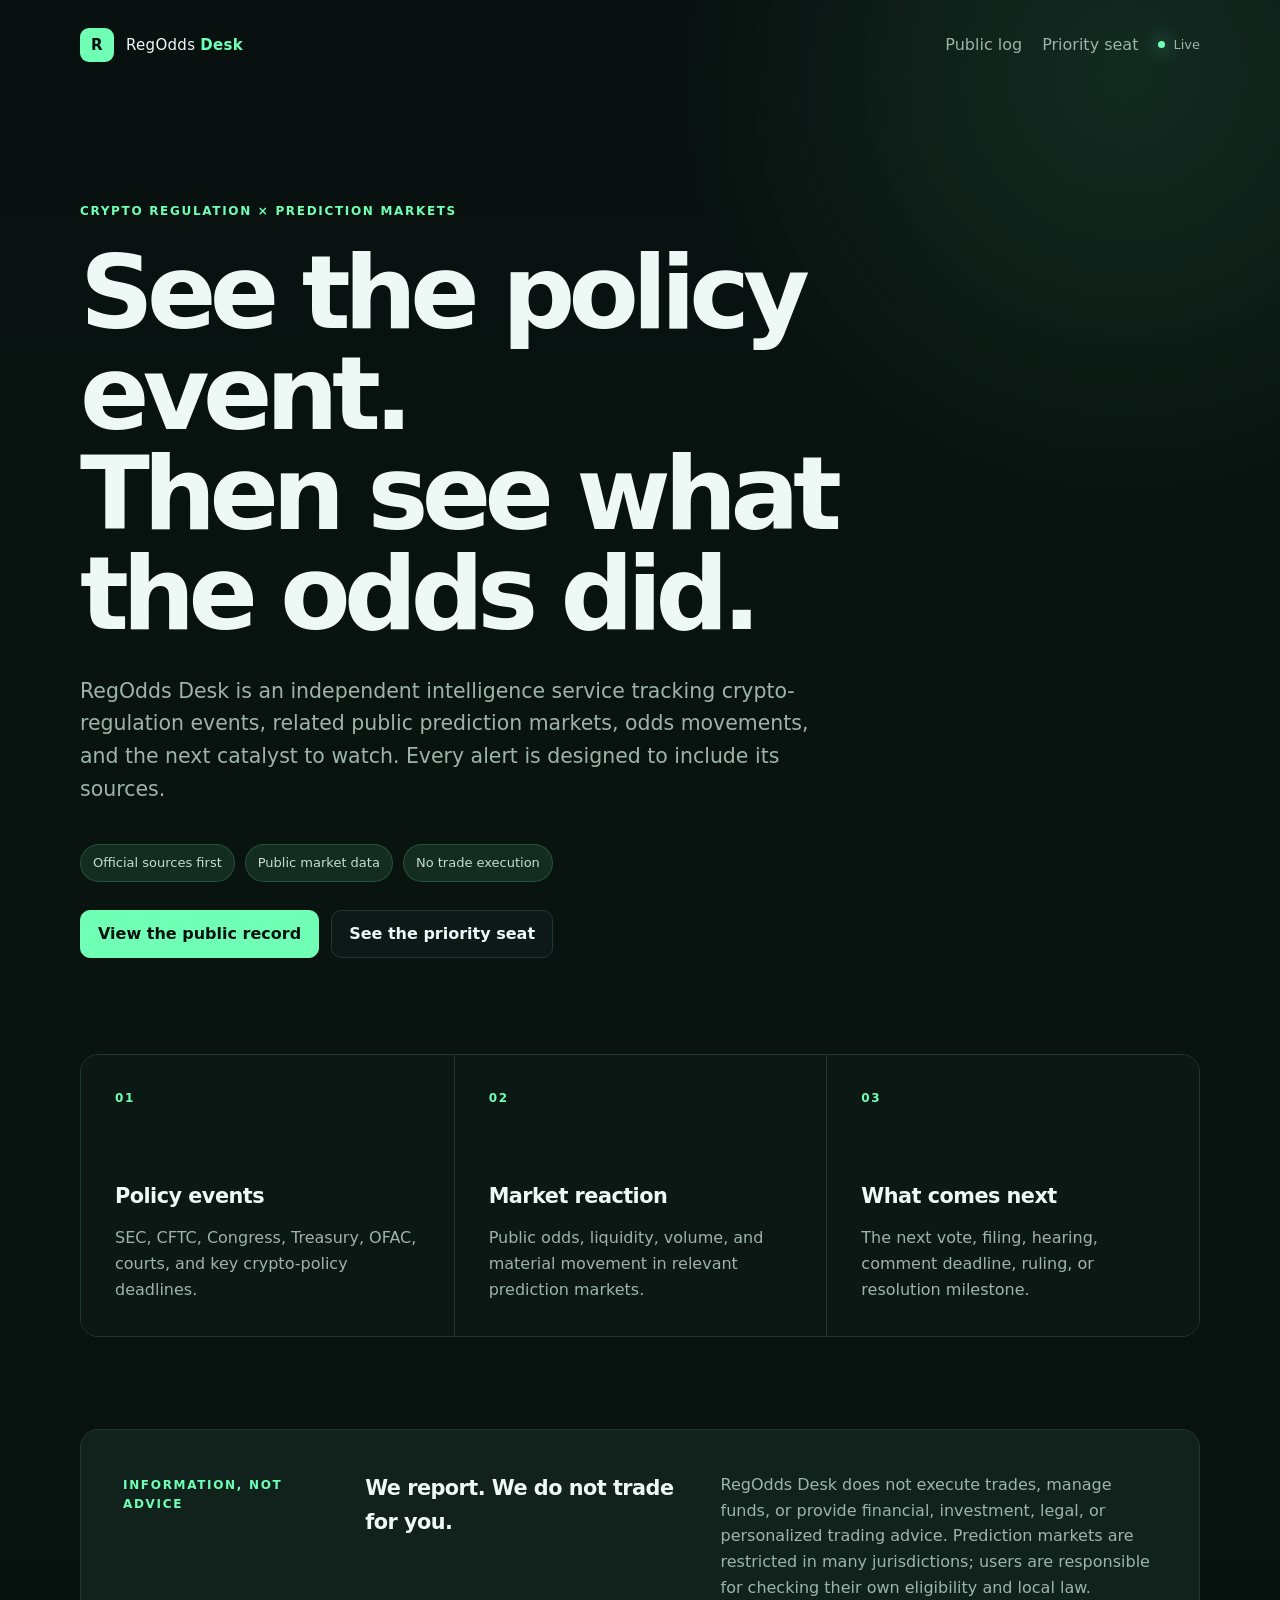
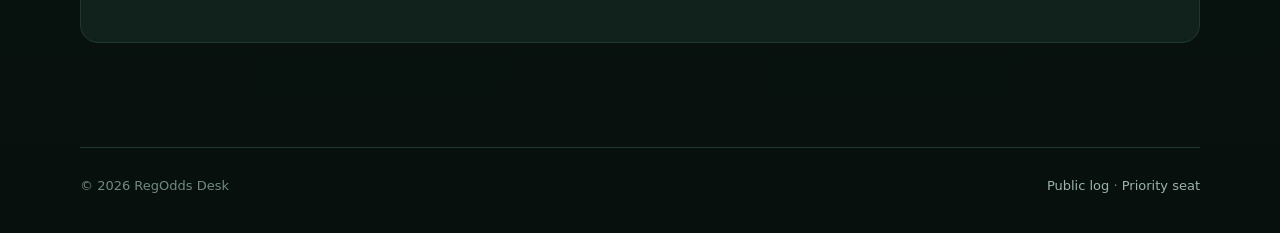
<file: index.html>
<!doctype html>
<html lang="en">
  <head>
    <meta charset="utf-8" />
    <meta name="viewport" content="width=device-width, initial-scale=1" />
    <meta
      name="description"
      content="RegOdds Desk tracks crypto-regulation events and the public prediction markets they may affect."
    />
    <meta name="theme-color" content="#08110f" />
    <link rel="canonical" href="https://regodds.com/" />
    <title>RegOdds Desk — Crypto-Regulation Intelligence</title>
    <link rel="stylesheet" href="styles.css" />
  </head>
  <body>
    <main>
      <nav aria-label="Primary navigation">
        <a class="brand" href="/" aria-label="RegOdds Desk home">
          <span class="brand-mark" aria-hidden="true">R</span>
          <span>RegOdds <strong>Desk</strong></span>
        </a>
        <div class="nav-links">
          <a href="/log/">Public log</a>
          <a href="/seat/">Priority seat</a>
          <span class="status"><span aria-hidden="true"></span> Live</span>
        </div>
      </nav>

      <section class="hero" aria-labelledby="hero-title">
        <p class="eyebrow">Crypto regulation × prediction markets</p>
        <h1 id="hero-title">See the policy event.<br />Then see what the odds did.</h1>
        <p class="lede">
          RegOdds Desk is an independent intelligence service tracking crypto-regulation
          events, related public prediction markets, odds movements, and the next catalyst
          to watch. Every alert is designed to include its sources.
        </p>
        <div class="principles" aria-label="Product principles">
          <span>Official sources first</span>
          <span>Public market data</span>
          <span>No trade execution</span>
        </div>
        <div class="hero-actions">
          <a class="button primary" href="/log/">View the public record</a>
          <a class="button secondary" href="/seat/">See the priority seat</a>
        </div>
      </section>

      <section class="grid" aria-label="What RegOdds monitors">
        <article>
          <p class="number">01</p>
          <h2>Policy events</h2>
          <p>SEC, CFTC, Congress, Treasury, OFAC, courts, and key crypto-policy deadlines.</p>
        </article>
        <article>
          <p class="number">02</p>
          <h2>Market reaction</h2>
          <p>Public odds, liquidity, volume, and material movement in relevant prediction markets.</p>
        </article>
        <article>
          <p class="number">03</p>
          <h2>What comes next</h2>
          <p>The next vote, filing, hearing, comment deadline, ruling, or resolution milestone.</p>
        </article>
      </section>

      <section class="notice" aria-labelledby="notice-title">
        <p class="eyebrow">Information, not advice</p>
        <h2 id="notice-title">We report. We do not trade for you.</h2>
        <p>
          RegOdds Desk does not execute trades, manage funds, or provide financial,
          investment, legal, or personalized trading advice. Prediction markets are
          restricted in many jurisdictions; users are responsible for checking their own
          eligibility and local law.
        </p>
      </section>
    </main>

    <footer>
      <span>© 2026 RegOdds Desk</span>
      <span><a href="/log/">Public log</a> · <a href="/seat/">Priority seat</a></span>
    </footer>
  </body>
</html>
</file>
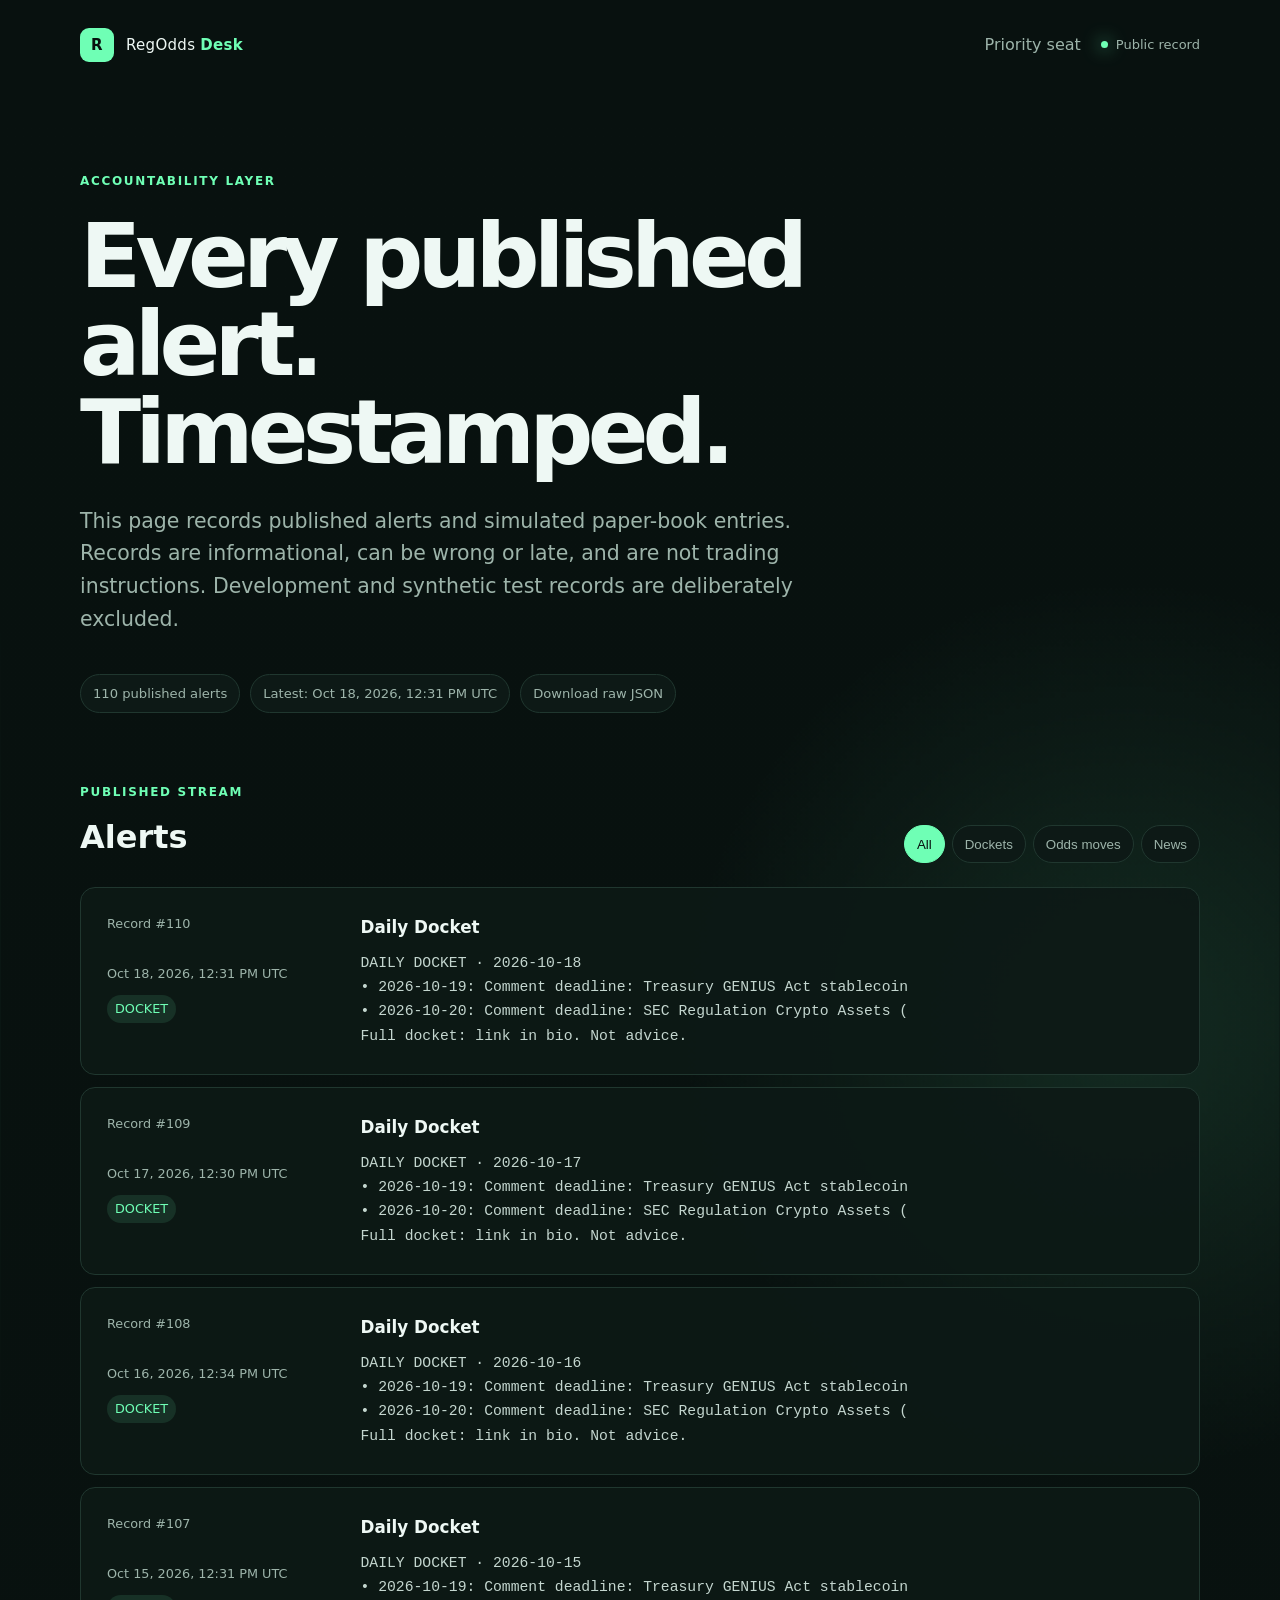
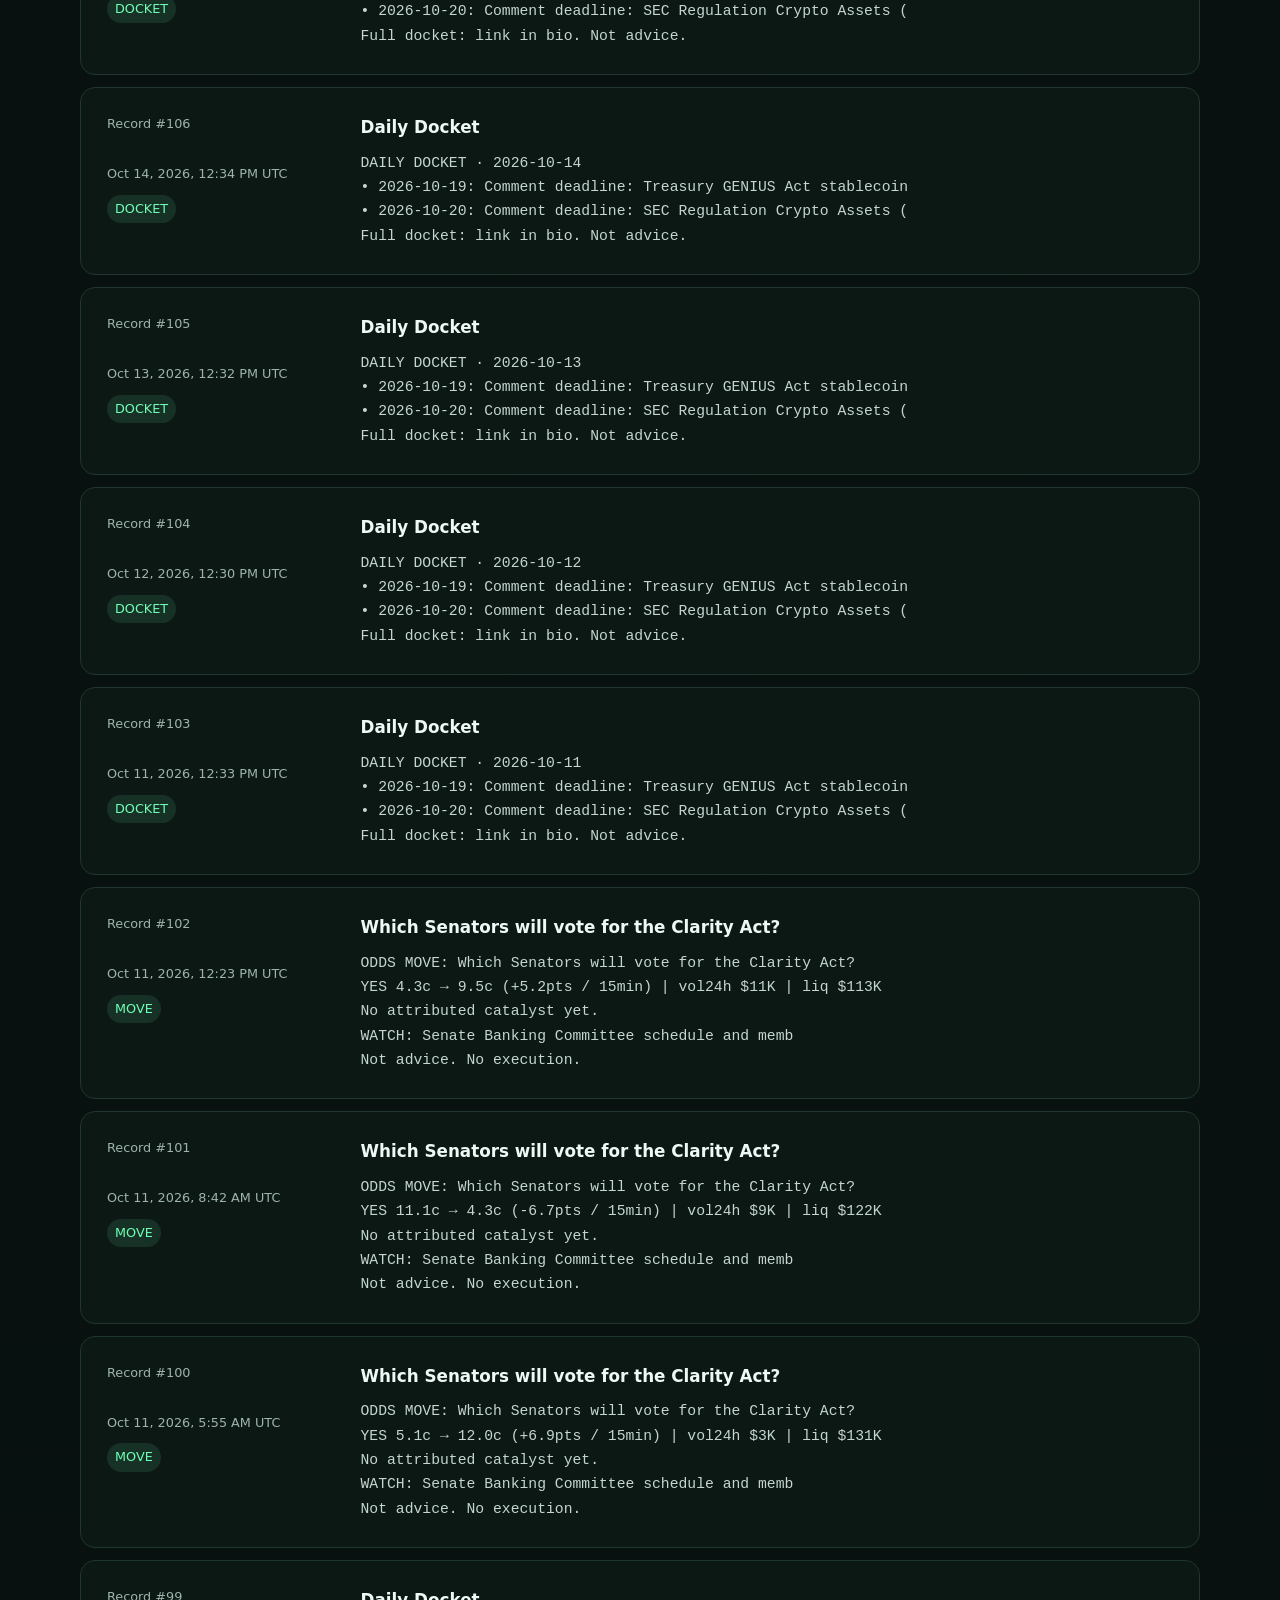
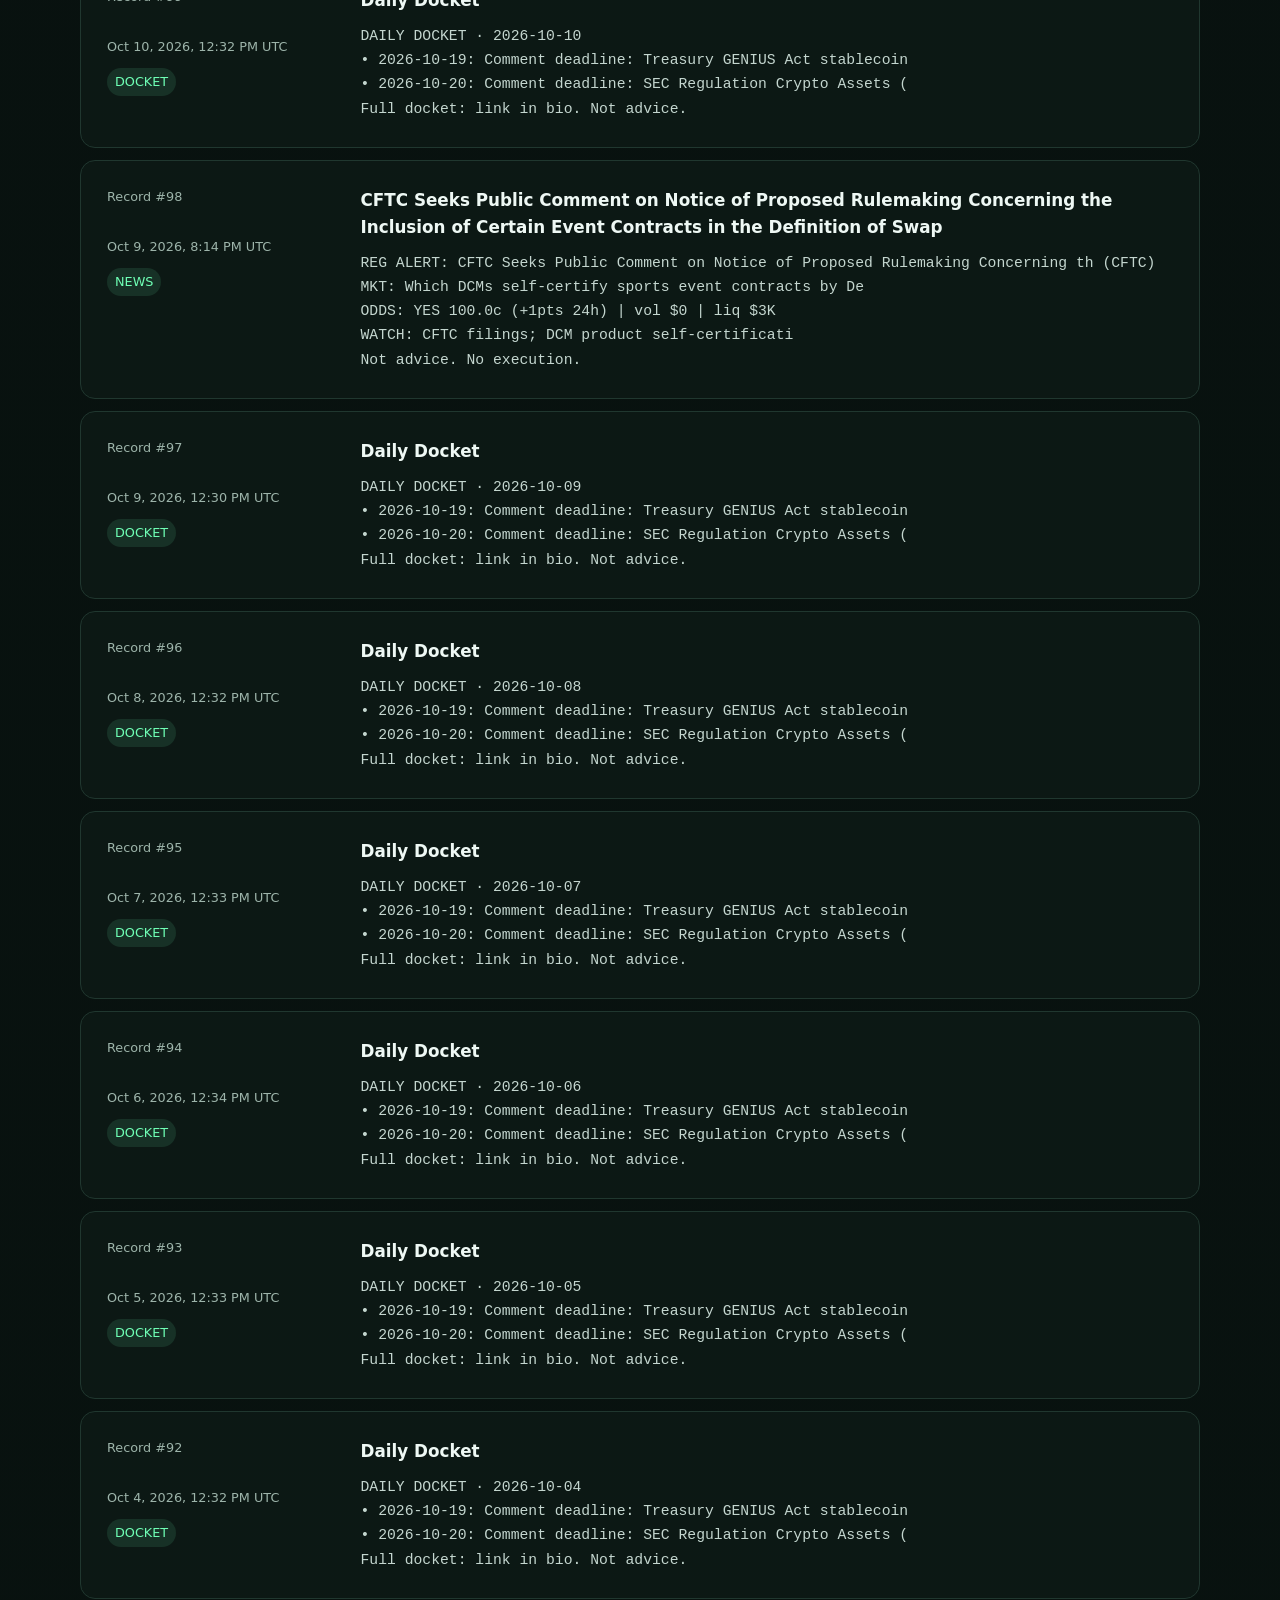
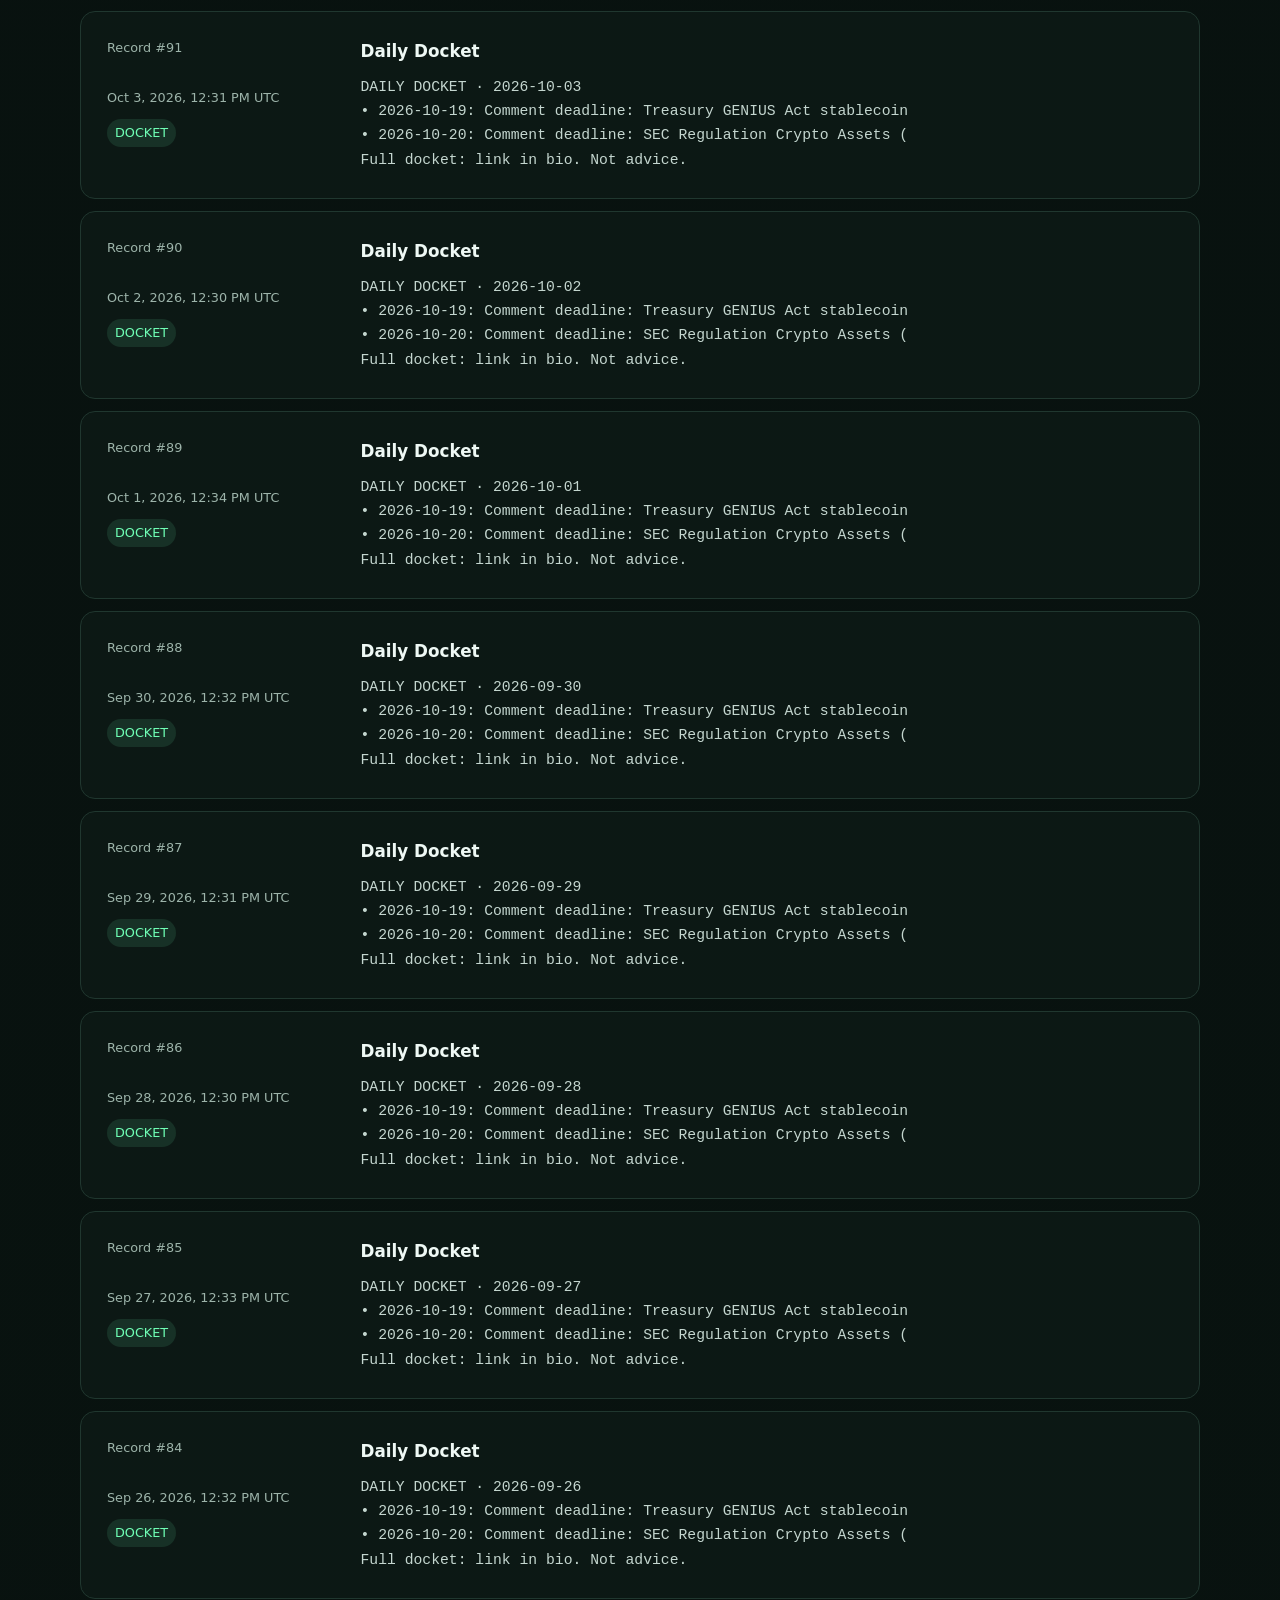
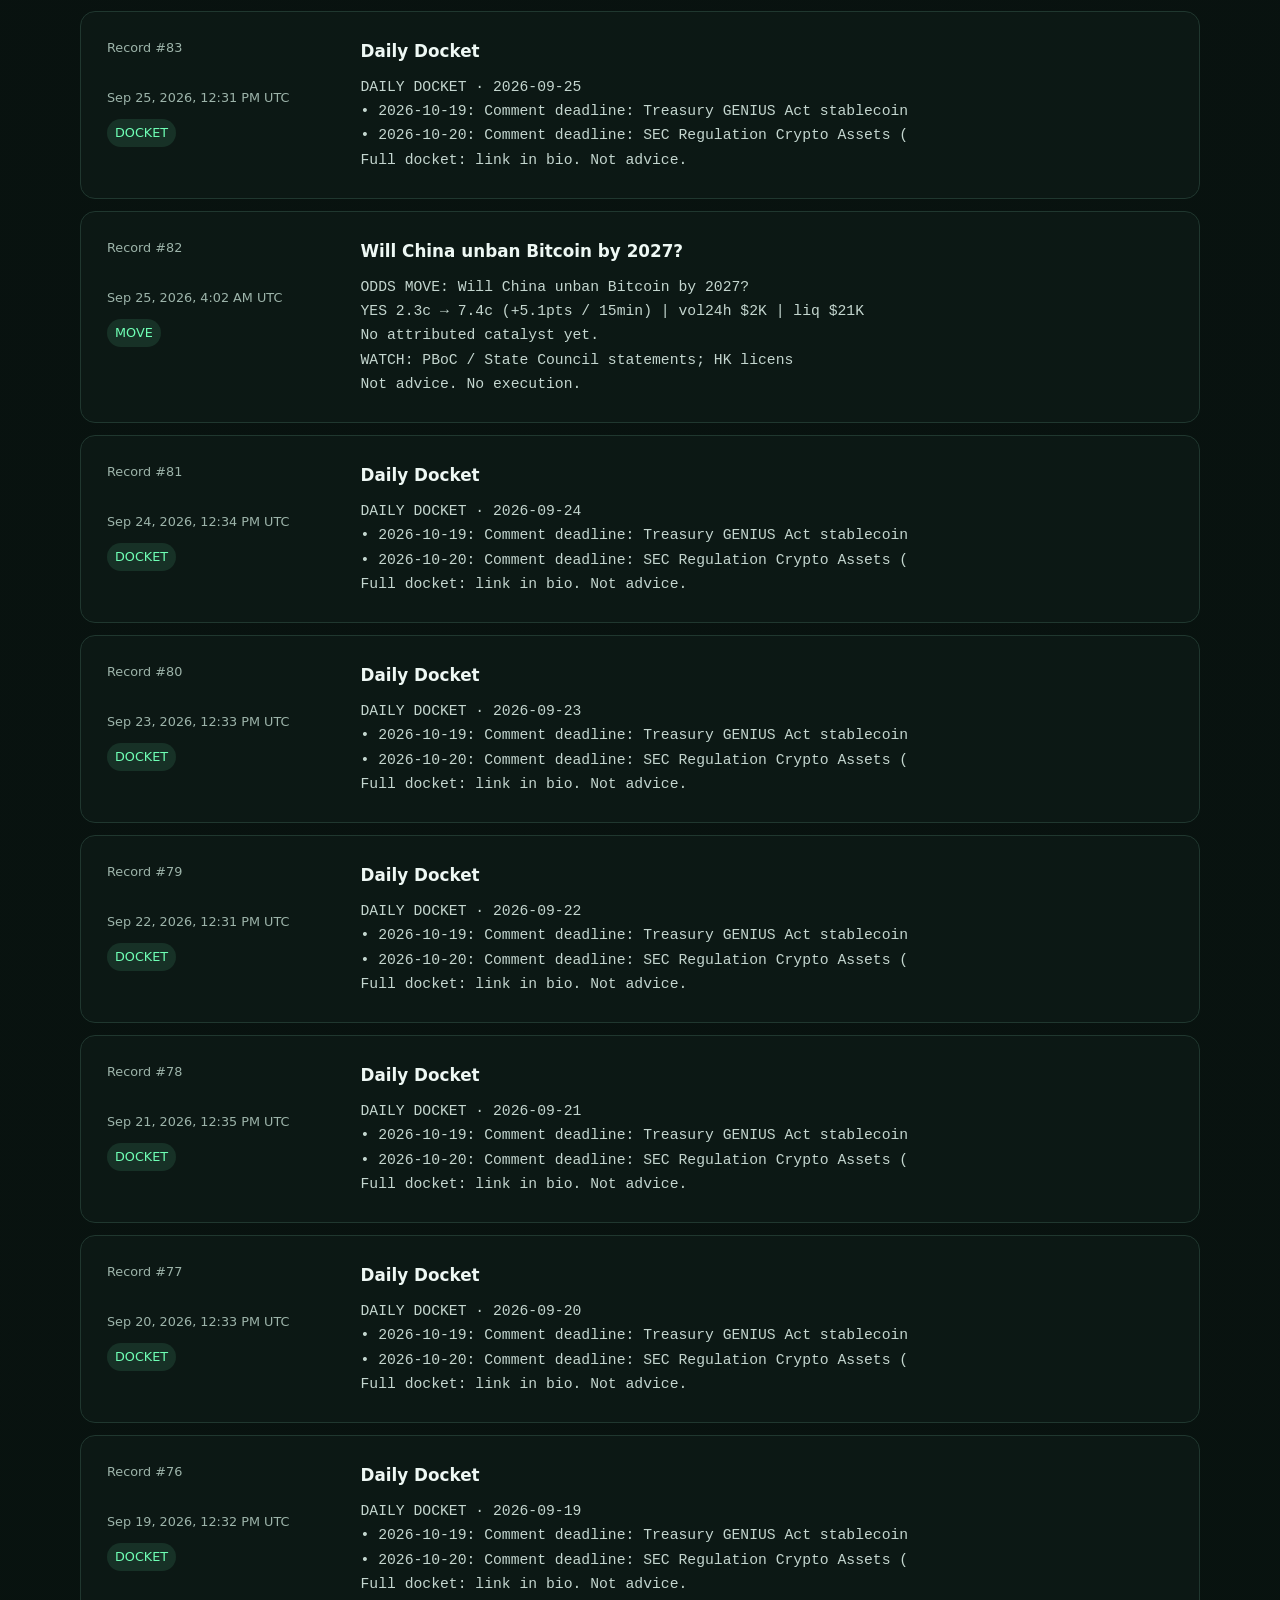
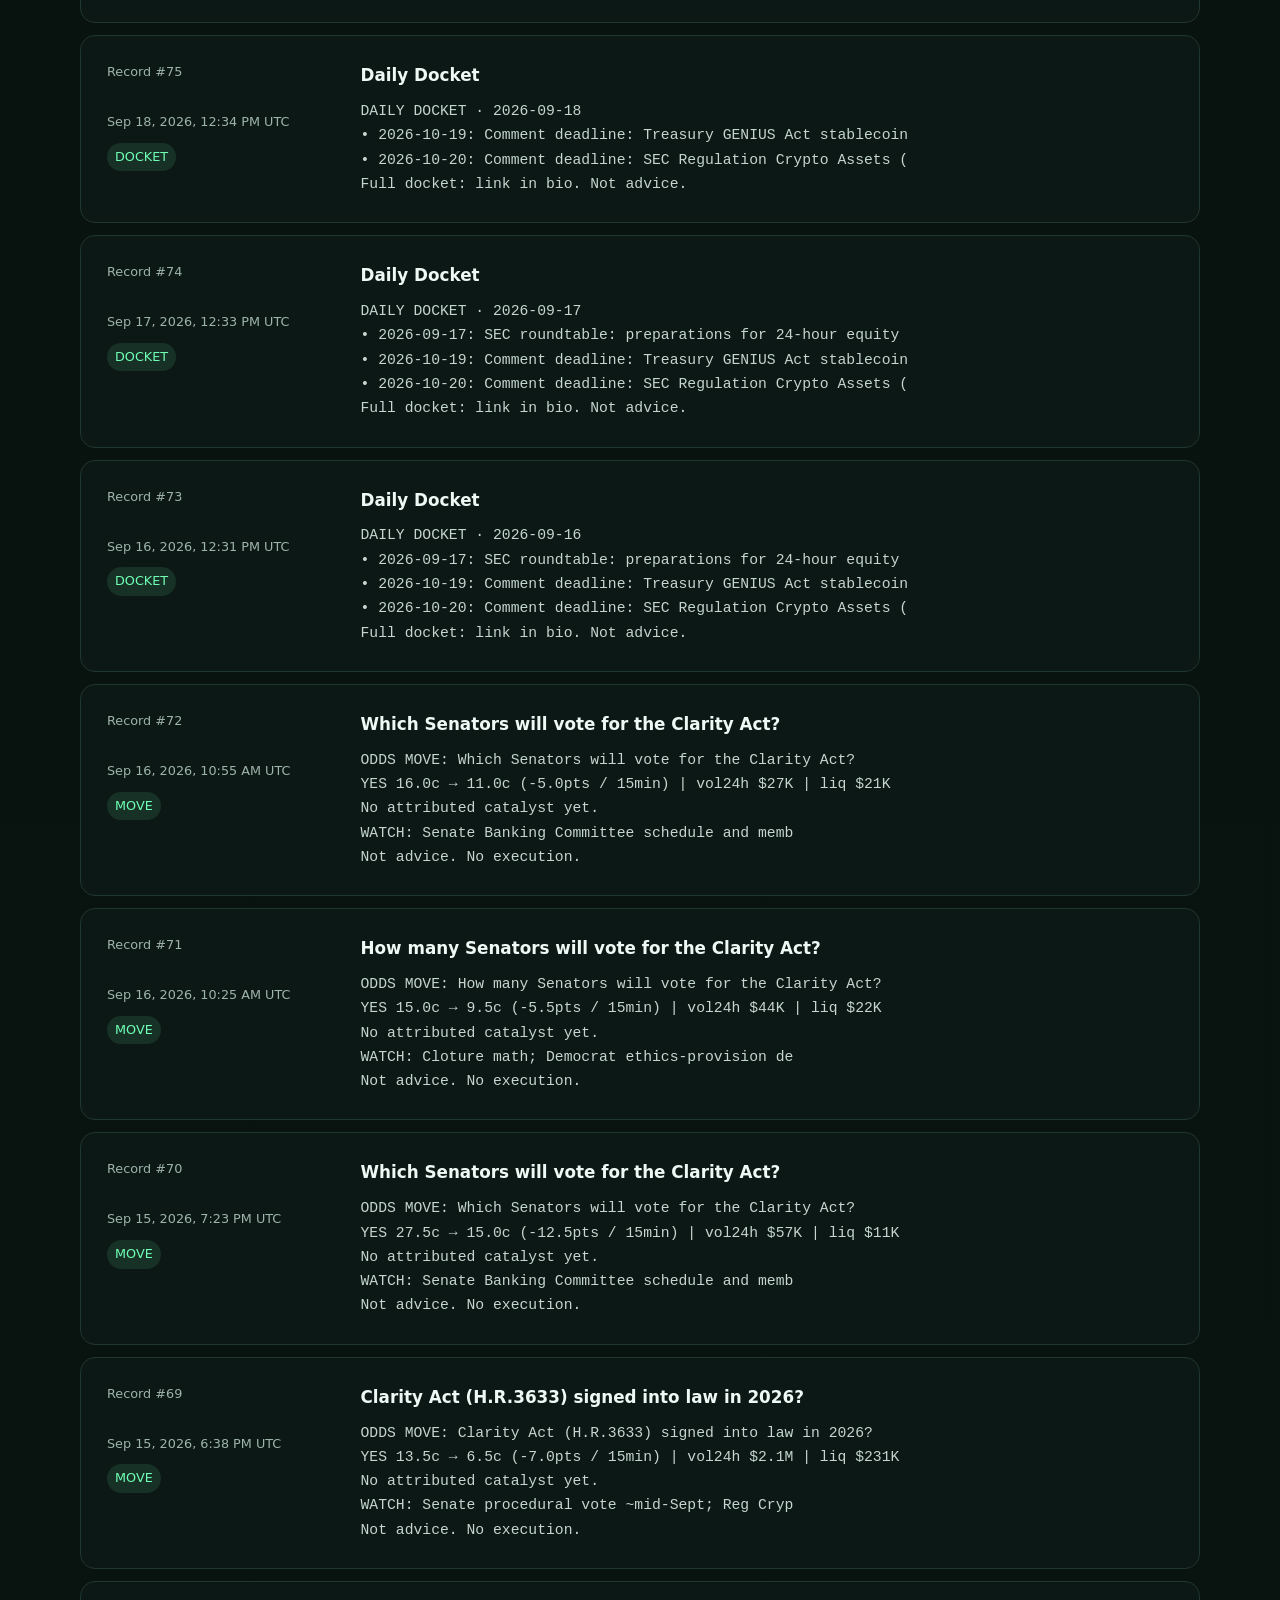
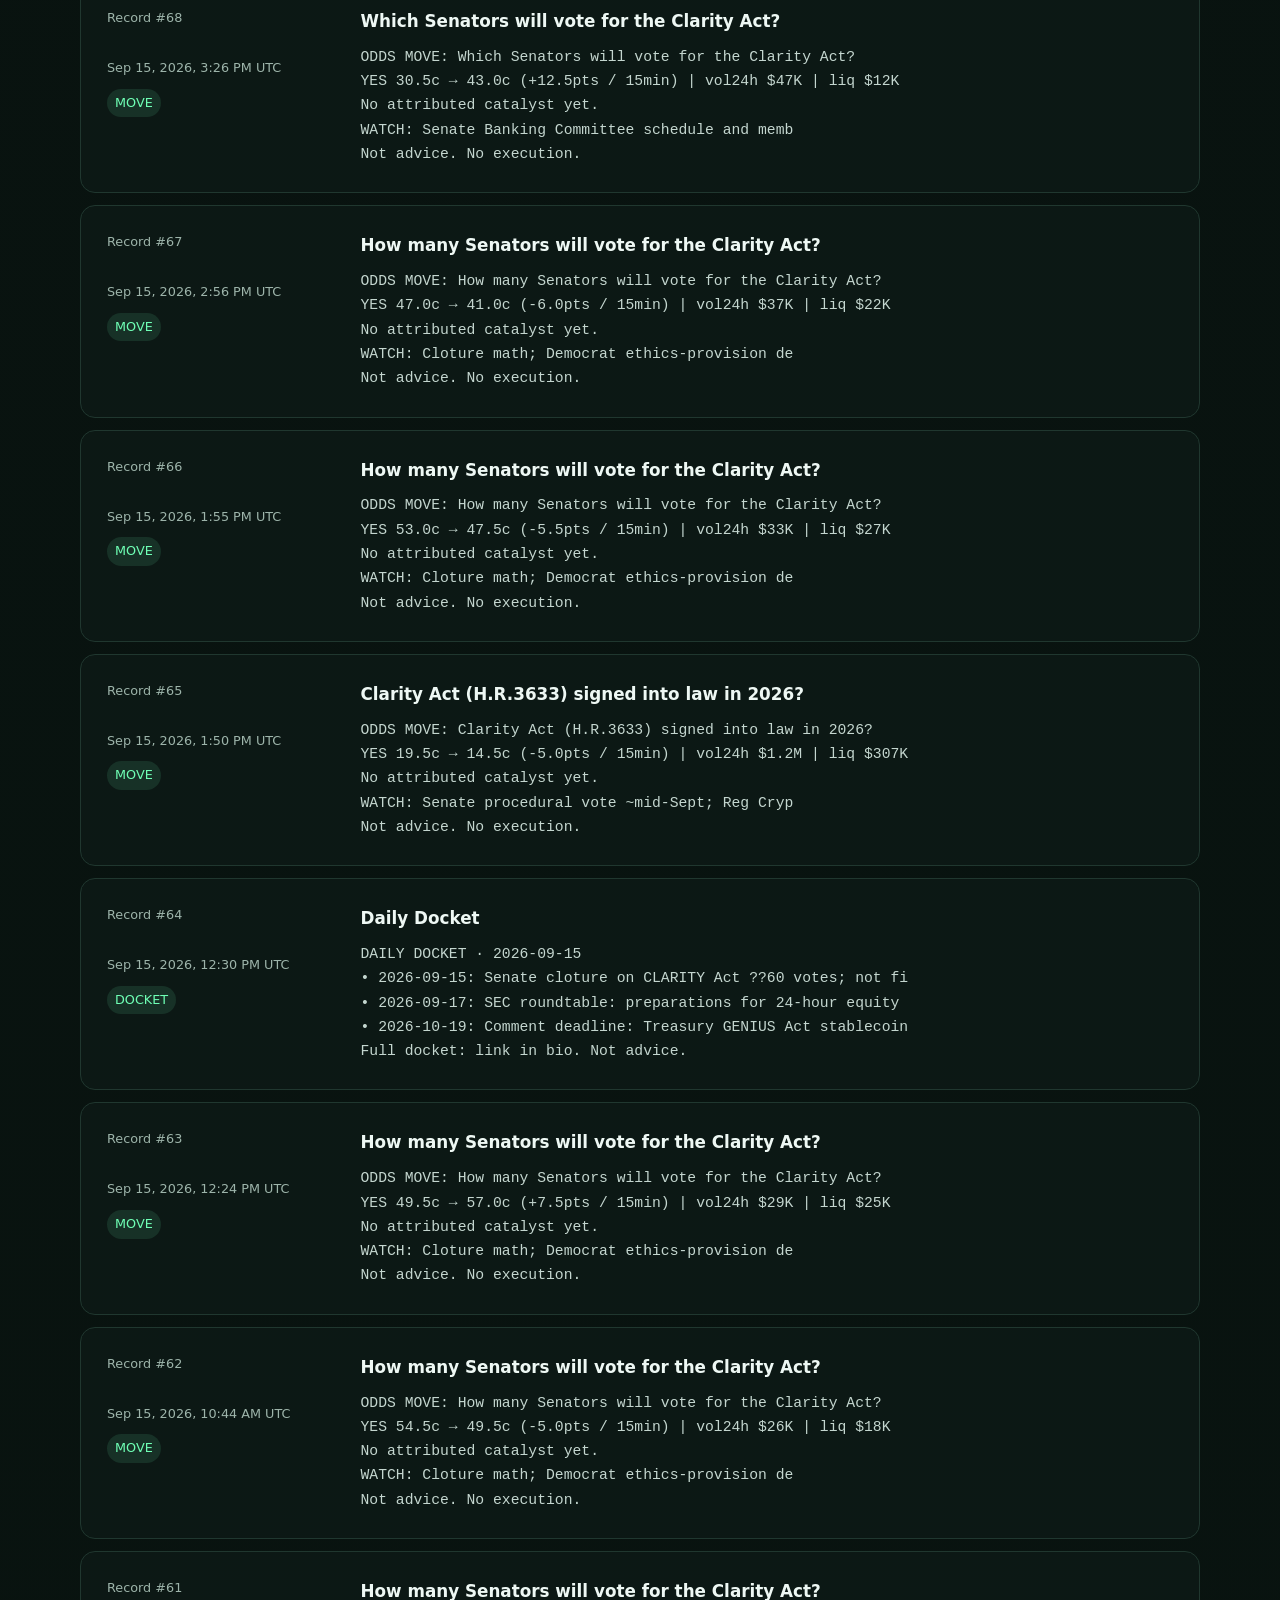
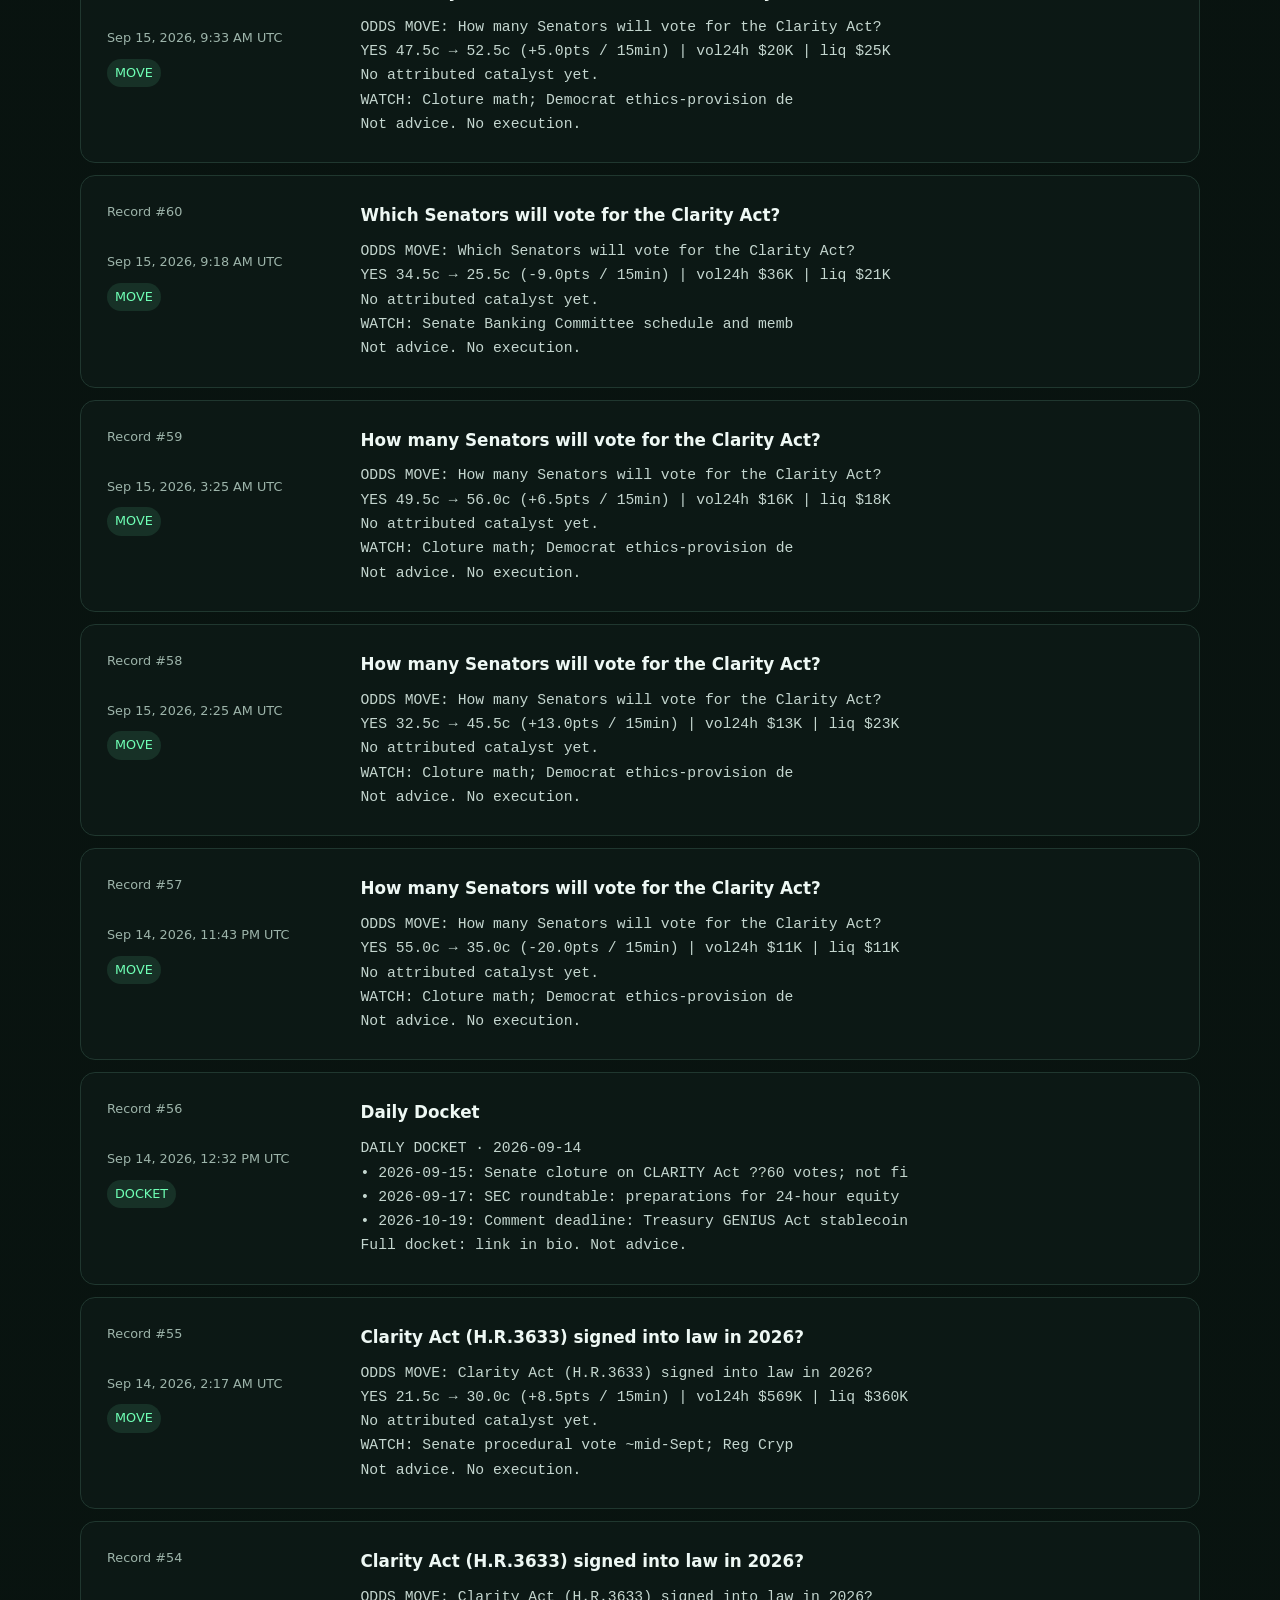
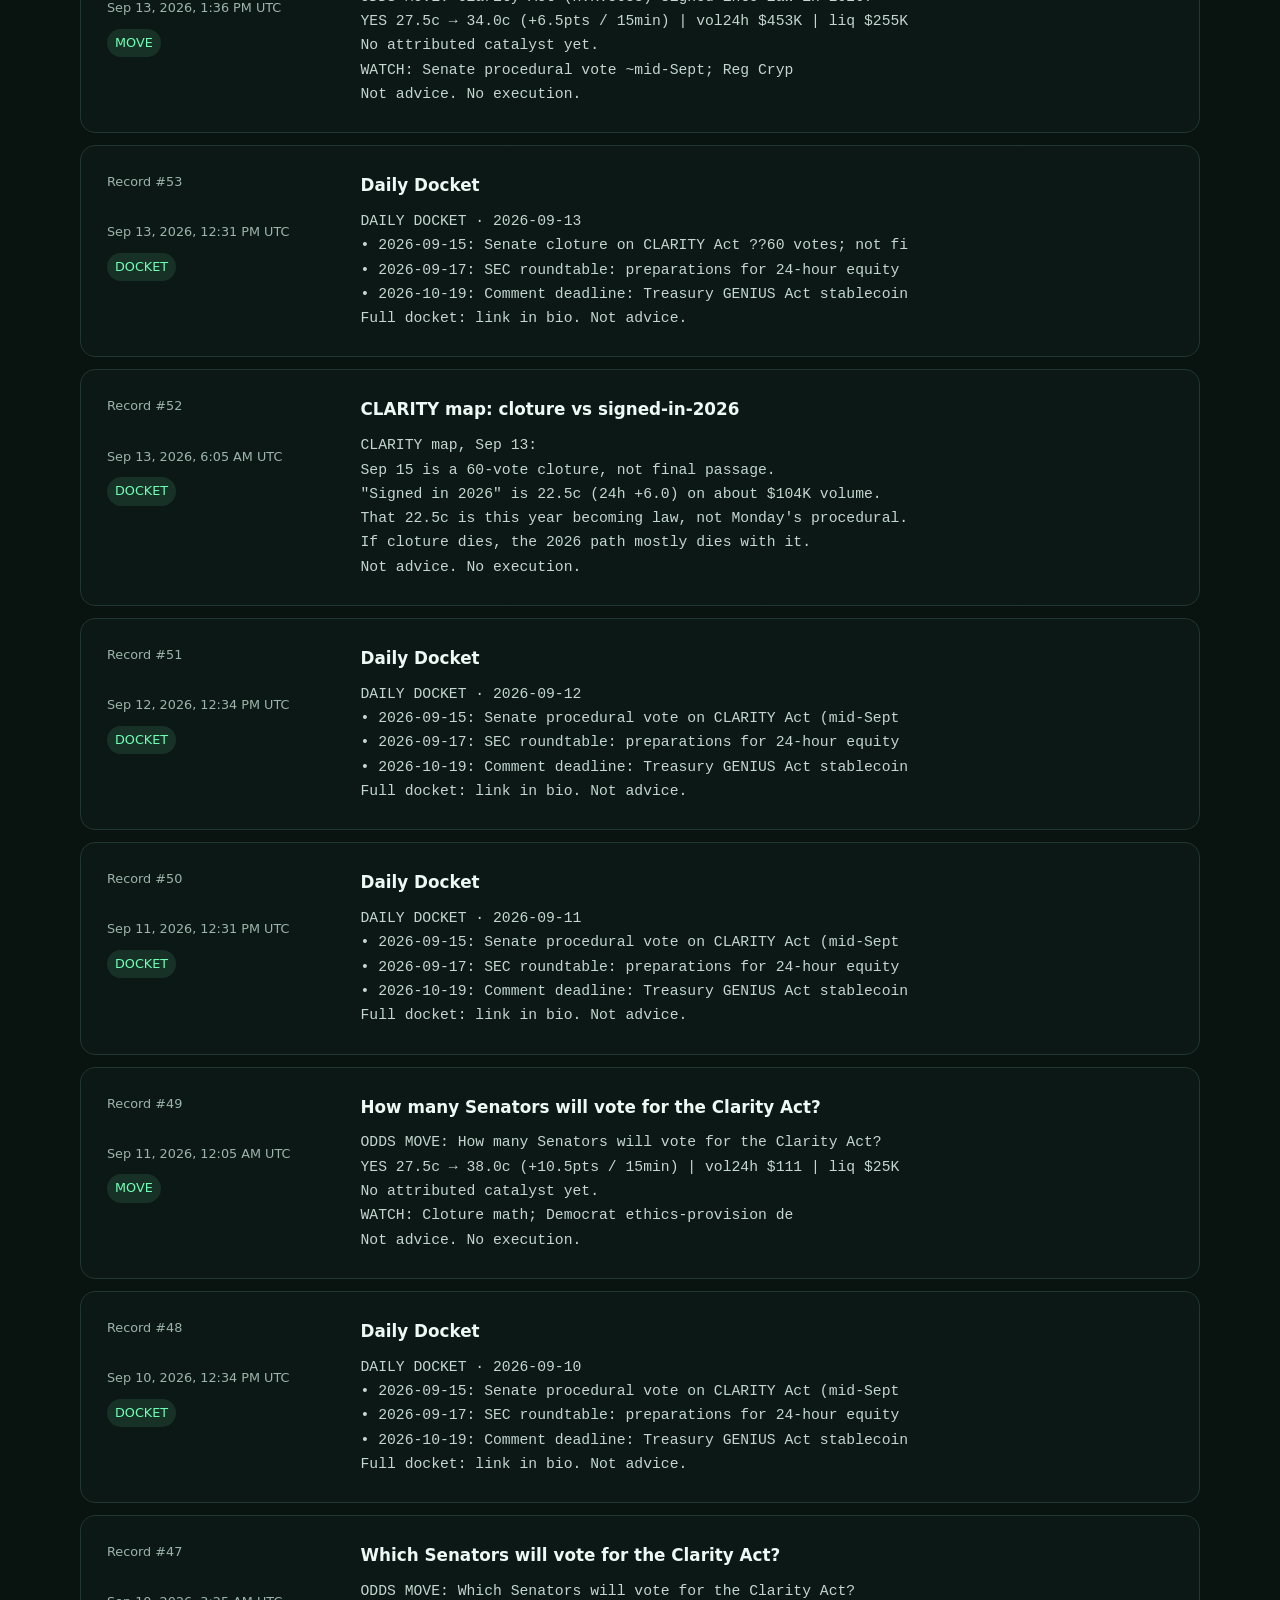
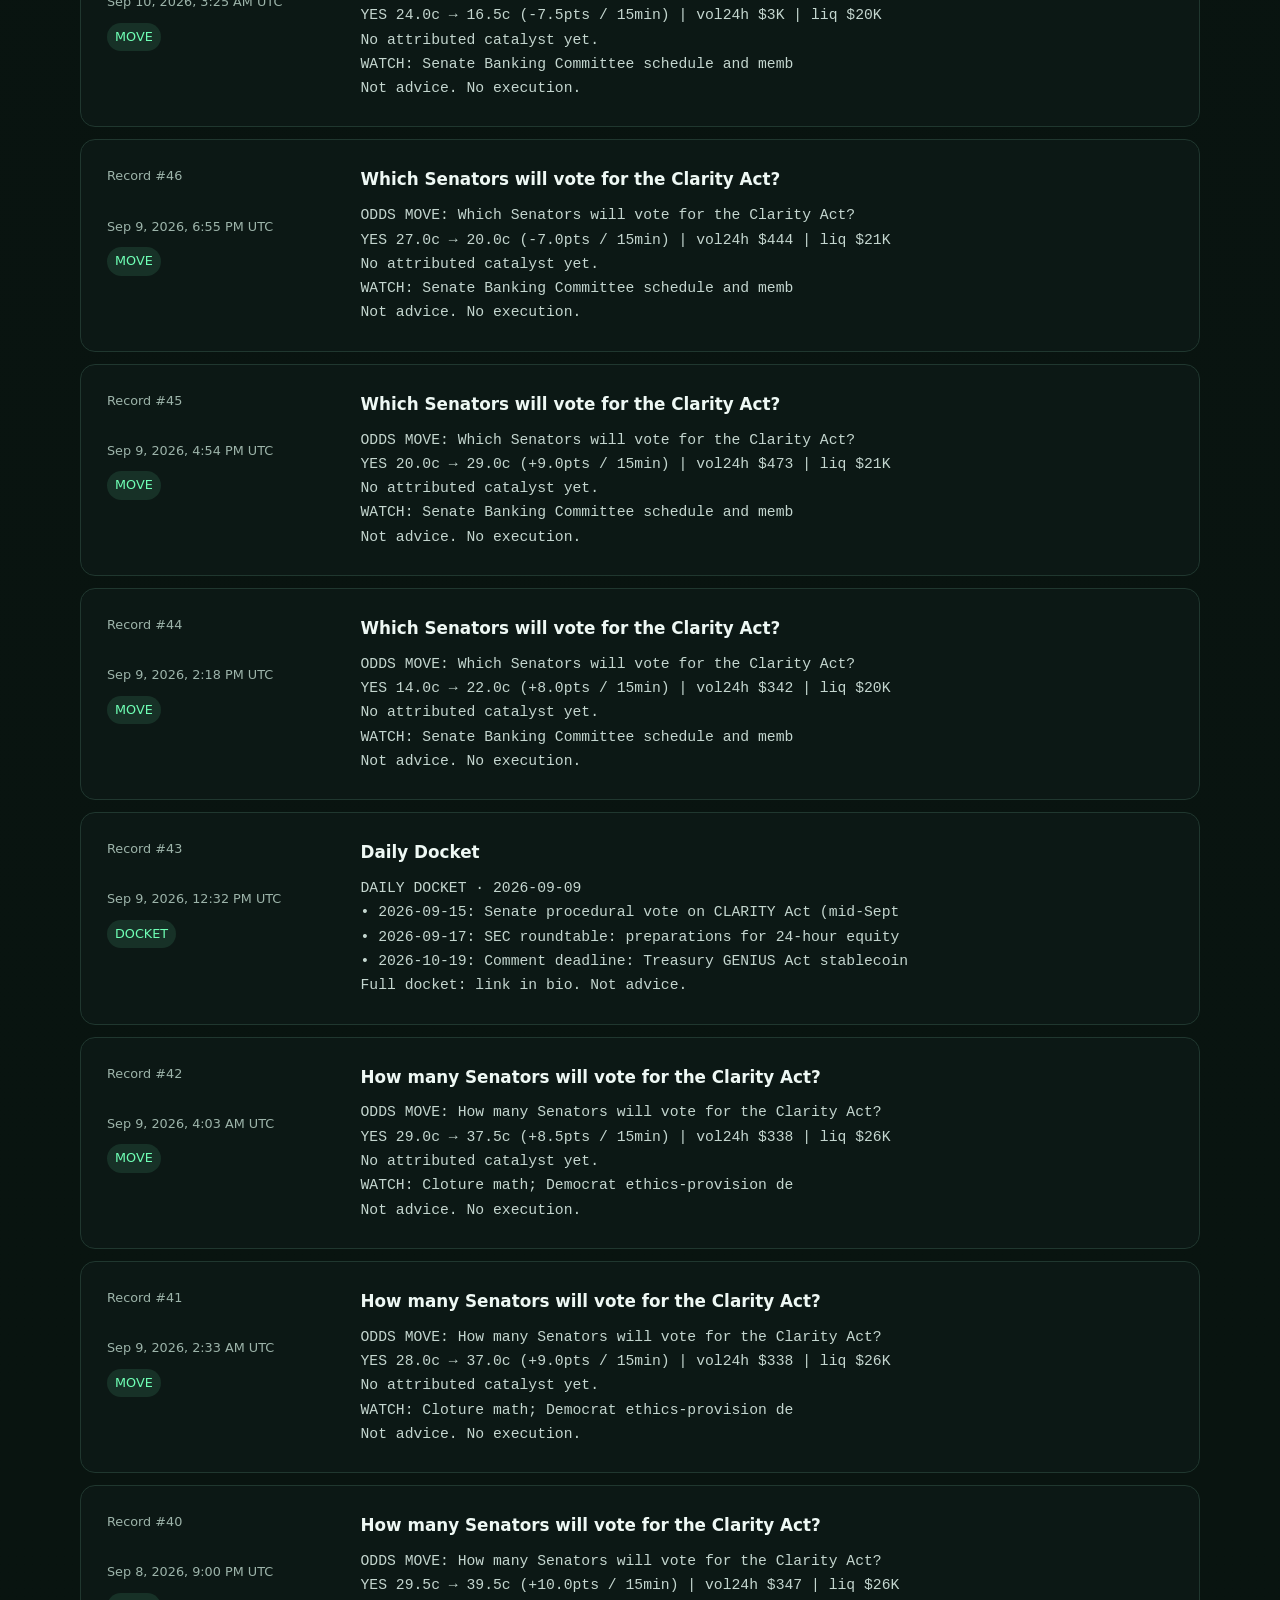
<file: log/index.html>
<!doctype html>
<html lang="en">
  <head>
    <meta charset="utf-8" />
    <meta name="viewport" content="width=device-width, initial-scale=1" />
    <meta
      name="description"
      content="The timestamped public alert record for RegOdds Desk, including simulated paper-book entries."
    />
    <meta name="theme-color" content="#08110f" />
    <link rel="canonical" href="https://regodds.com/log/" />
    <link rel="stylesheet" href="/styles.css" />
    <link rel="stylesheet" href="/log/log.css" />
    <title>Public Log — RegOdds Desk</title>
  </head>
  <body>
    <main>
      <nav aria-label="Primary navigation">
        <a class="brand" href="/" aria-label="RegOdds Desk home">
          <span class="brand-mark" aria-hidden="true">R</span>
          <span>RegOdds <strong>Desk</strong></span>
        </a>
        <div class="nav-links">
          <a href="/seat/">Priority seat</a>
          <span class="status"><span aria-hidden="true"></span> Public record</span>
        </div>
      </nav>

      <header class="log-header">
        <p class="eyebrow">Accountability layer</p>
        <h1>Every published alert.<br />Timestamped.</h1>
        <p class="lede">
          This page records published alerts and simulated paper-book entries. Records are
          informational, can be wrong or late, and are not trading instructions. Development
          and synthetic test records are deliberately excluded.
        </p>
        <div class="log-meta" aria-live="polite">
          <span id="record-count">Loading records…</span>
          <span id="latest-record"></span>
          <a href="/log/alerts.json">Download raw JSON</a>
        </div>
      </header>

      <section aria-labelledby="alerts-title">
        <div class="section-heading">
          <div>
            <p class="eyebrow">Published stream</p>
            <h2 id="alerts-title">Alerts</h2>
          </div>
          <div class="filters" role="group" aria-label="Filter alerts">
            <button class="active" type="button" data-kind="all">All</button>
            <button type="button" data-kind="docket">Dockets</button>
            <button type="button" data-kind="move">Odds moves</button>
            <button type="button" data-kind="news">News</button>
          </div>
        </div>
        <div id="alert-list" class="alert-list">
          <p class="empty-state">Loading the public record…</p>
        </div>
        <noscript><p class="empty-state">JavaScript is required for the visual log. The <a href="/log/alerts.json">raw JSON record</a> remains available.</p></noscript>
      </section>

      <section class="paper-section" aria-labelledby="paper-title">
        <p class="eyebrow">Simulation only</p>
        <h2 id="paper-title">Paper book</h2>
        <p class="paper-intro">Paper entries use no real money and are never evidence of customer returns.</p>
        <div id="paper-list" class="paper-list"><p class="empty-state">Loading…</p></div>
      </section>

      <section class="log-disclosure">
        <strong>Interpret the record carefully.</strong>
        <p>
          Timestamps show when RegOdds stored an alert, not when an underlying event first
          became public. Public APIs can be delayed or corrected. Absence from this log is not
          evidence that no event occurred. Past calls and simulated outcomes do not predict future results.
        </p>
        <p>
          This page lists production alerts exported from the desk. Newest records appear first.
          An empty filter means nothing in that category, not that the desk is offline.
        </p>
      </section>
    </main>

    <footer>
      <span>© 2026 RegOdds Desk</span>
      <span><a href="/">Home</a> · <a href="/seat/">Priority seat</a></span>
    </footer>

    <script src="/log/log.js" defer></script>
  </body>
</html>
</file>
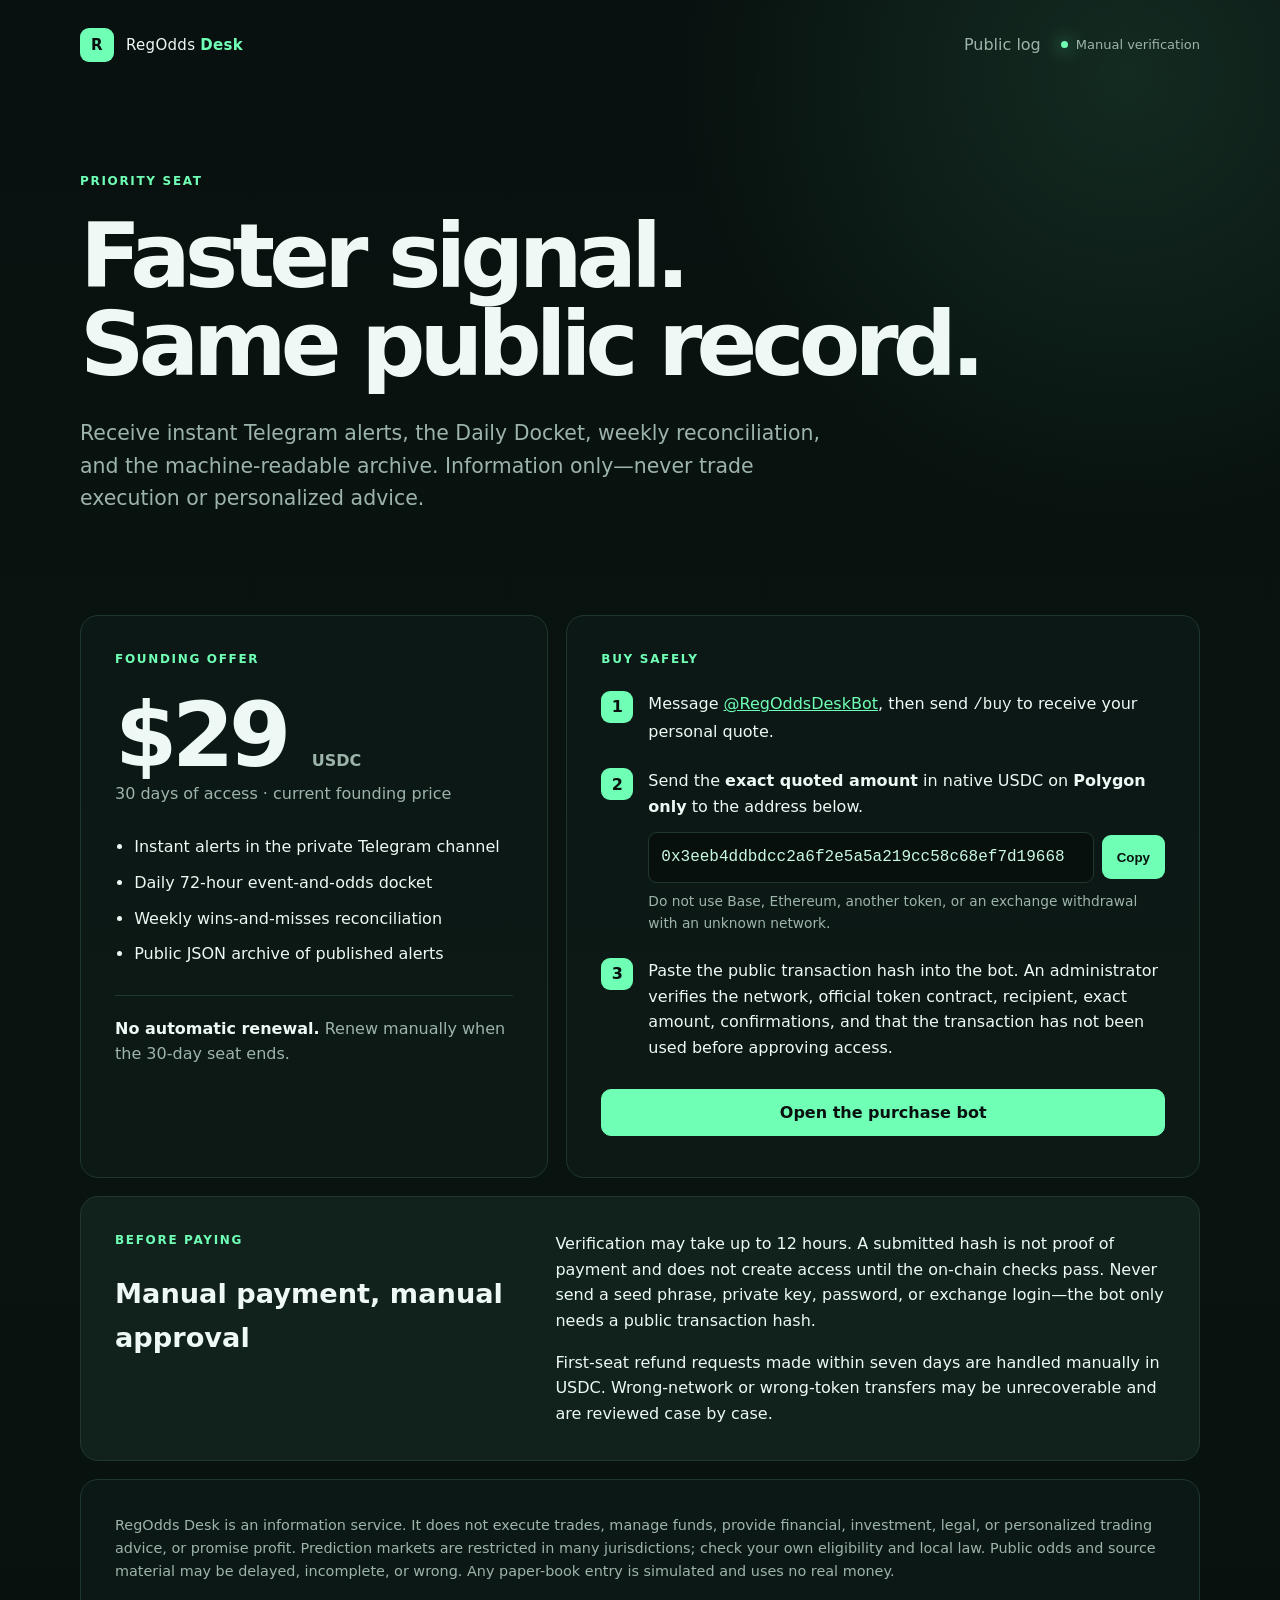
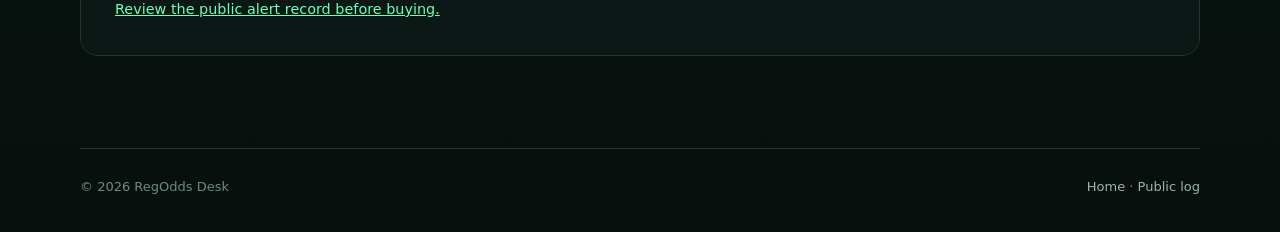
<file: seat/index.html>
<!doctype html>
<html lang="en">
  <head>
    <meta charset="utf-8" />
    <meta name="viewport" content="width=device-width, initial-scale=1" />
    <meta
      name="description"
      content="Purchase 30 days of RegOdds Priority Seat access with USDC on Polygon. Manual on-chain verification; no automatic renewal."
    />
    <meta name="theme-color" content="#08110f" />
    <link rel="canonical" href="https://regodds.com/seat/" />
    <link rel="stylesheet" href="/styles.css" />
    <link rel="stylesheet" href="/seat/seat.css" />
    <title>Priority Seat — RegOdds Desk</title>
  </head>
  <body>
    <main>
      <nav aria-label="Primary navigation">
        <a class="brand" href="/" aria-label="RegOdds Desk home">
          <span class="brand-mark" aria-hidden="true">R</span>
          <span>RegOdds <strong>Desk</strong></span>
        </a>
        <div class="nav-links">
          <a href="/log/">Public log</a>
          <span class="status"><span aria-hidden="true"></span> Manual verification</span>
        </div>
      </nav>

      <header class="page-header">
        <p class="eyebrow">Priority seat</p>
        <h1>Faster signal.<br />Same public record.</h1>
        <p class="lede">
          Receive instant Telegram alerts, the Daily Docket, weekly reconciliation,
          and the machine-readable archive. Information only—never trade execution or
          personalized advice.
        </p>
      </header>

      <section class="purchase-grid" aria-label="Purchase details">
        <article class="purchase-card offer-card">
          <p class="eyebrow">Founding offer</p>
          <p class="price">$29 <span>USDC</span></p>
          <p class="term">30 days of access · current founding price</p>
          <ul class="feature-list">
            <li>Instant alerts in the private Telegram channel</li>
            <li>Daily 72-hour event-and-odds docket</li>
            <li>Weekly wins-and-misses reconciliation</li>
            <li>Public JSON archive of published alerts</li>
          </ul>
          <p class="renewal"><strong>No automatic renewal.</strong> Renew manually when the 30-day seat ends.</p>
        </article>

        <article class="purchase-card steps-card">
          <p class="eyebrow">Buy safely</p>
          <ol class="steps">
            <li>
              <span>1</span>
              <div>
                Message <a href="https://t.me/RegOddsDeskBot">@RegOddsDeskBot</a>, then send
                <code>/buy</code> to receive your personal quote.
              </div>
            </li>
            <li>
              <span>2</span>
              <div>
                Send the <strong>exact quoted amount</strong> in native USDC on
                <strong>Polygon only</strong> to the address below.
                <div class="address-row">
                  <code id="payment-address">0x3eeb4ddbdcc2a6f2e5a5a219cc58c68ef7d19668</code>
                  <button id="copy-address" type="button">Copy</button>
                </div>
                <p class="small">Do not use Base, Ethereum, another token, or an exchange withdrawal with an unknown network.</p>
              </div>
            </li>
            <li>
              <span>3</span>
              <div>
                Paste the public transaction hash into the bot. An administrator verifies
                the network, official token contract, recipient, exact amount, confirmations,
                and that the transaction has not been used before approving access.
              </div>
            </li>
          </ol>
          <a class="button primary full" href="https://t.me/RegOddsDeskBot">Open the purchase bot</a>
          <p id="copy-status" class="small" role="status" aria-live="polite"></p>
        </article>
      </section>

      <section class="risk-panel" aria-labelledby="before-paying">
        <div>
          <p class="eyebrow">Before paying</p>
          <h2 id="before-paying">Manual payment, manual approval</h2>
        </div>
        <div>
          <p>
            Verification may take up to 12 hours. A submitted hash is not proof of payment and
            does not create access until the on-chain checks pass. Never send a seed phrase,
            private key, password, or exchange login—the bot only needs a public transaction hash.
          </p>
          <p>
            First-seat refund requests made within seven days are handled manually in USDC.
            Wrong-network or wrong-token transfers may be unrecoverable and are reviewed case by case.
          </p>
        </div>
      </section>

      <section class="legal-copy" aria-label="Risk disclosure">
        <p>
          RegOdds Desk is an information service. It does not execute trades, manage funds,
          provide financial, investment, legal, or personalized trading advice, or promise profit.
          Prediction markets are restricted in many jurisdictions; check your own eligibility and
          local law. Public odds and source material may be delayed, incomplete, or wrong.
          Any paper-book entry is simulated and uses no real money.
        </p>
        <p><a href="/log/">Review the public alert record before buying.</a></p>
      </section>
    </main>

    <footer>
      <span>© 2026 RegOdds Desk</span>
      <span><a href="/">Home</a> · <a href="/log/">Public log</a></span>
    </footer>

    <script>
      const button = document.getElementById("copy-address");
      const address = document.getElementById("payment-address");
      const status = document.getElementById("copy-status");

      button.addEventListener("click", async () => {
        try {
          await navigator.clipboard.writeText(address.textContent.trim());
          status.textContent = "Address copied. Verify the first and last characters in your wallet before sending.";
        } catch {
          status.textContent = "Copy was blocked by the browser. Select the address and copy it manually.";
        }
      });
    </script>
  </body>
</html>
</file>
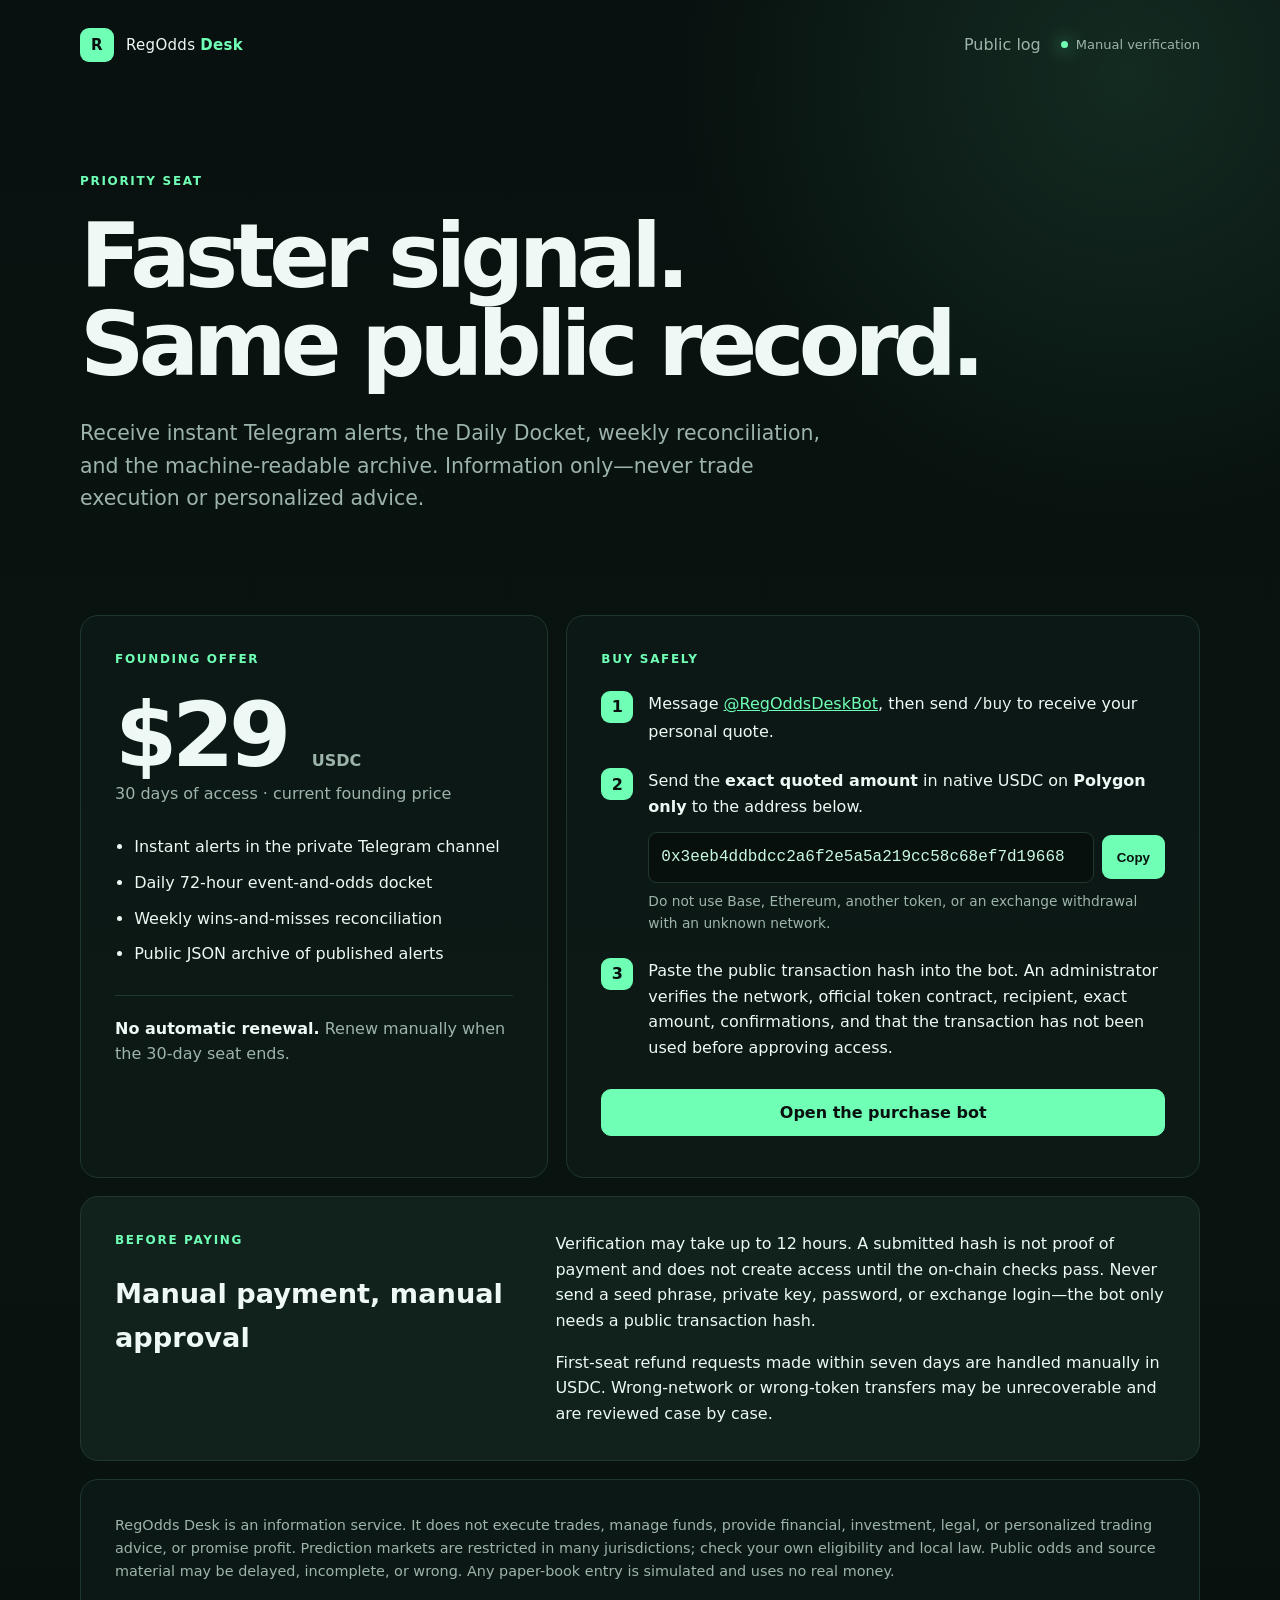
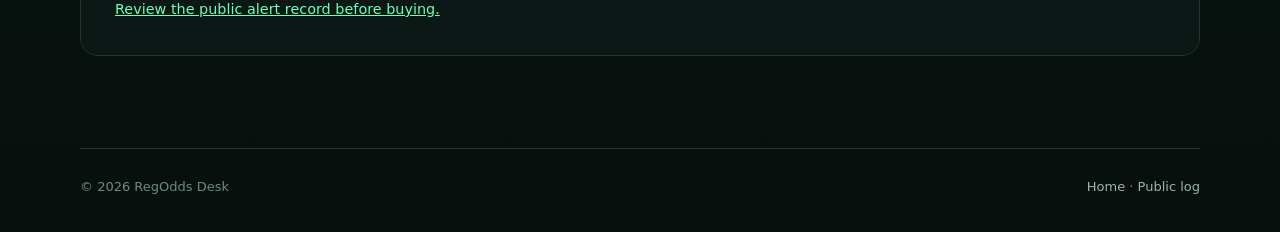
<file: payment.html>
<!doctype html>
<html lang="en">
  <head>
    <meta charset="utf-8" />
    <meta name="viewport" content="width=device-width, initial-scale=1" />
    <meta http-equiv="refresh" content="0; url=/seat/" />
    <link rel="canonical" href="https://regodds.com/seat/" />
    <title>Priority Seat — RegOdds Desk</title>
  </head>
  <body>
    <p>The purchase page moved to <a href="/seat/">regodds.com/seat/</a>.</p>
  </body>
</html>
</file>
<file: styles.css>
:root {
  color-scheme: dark;
  --bg: #08110f;
  --panel: #0d1916;
  --panel-2: #11221d;
  --text: #eef8f4;
  --muted: #9db4aa;
  --line: #20372f;
  --accent: #6fffb5;
  --accent-soft: rgba(111, 255, 181, 0.11);
}

* {
  box-sizing: border-box;
}

html {
  background: var(--bg);
  scroll-behavior: smooth;
}

body {
  margin: 0;
  min-width: 320px;
  color: var(--text);
  background:
    radial-gradient(circle at 88% 4%, rgba(111, 255, 181, 0.11), transparent 28rem),
    linear-gradient(180deg, #08110f 0%, #091410 62%, #07100d 100%);
  font-family:
    Inter, ui-sans-serif, system-ui, -apple-system, BlinkMacSystemFont, "Segoe UI", sans-serif;
  line-height: 1.6;
}

main,
footer {
  width: min(1120px, calc(100% - 40px));
  margin-inline: auto;
}

nav {
  display: flex;
  align-items: center;
  justify-content: space-between;
  padding: 28px 0;
}

.brand {
  display: inline-flex;
  align-items: center;
  gap: 12px;
  color: var(--text);
  font-size: 15px;
  letter-spacing: 0.02em;
  text-decoration: none;
}

.brand strong {
  color: var(--accent);
  font-weight: 650;
}

.brand-mark {
  display: grid;
  width: 34px;
  height: 34px;
  place-items: center;
  color: var(--bg);
  background: var(--accent);
  border-radius: 9px;
  font-weight: 800;
}

.status {
  display: inline-flex;
  align-items: center;
  gap: 8px;
  color: var(--muted);
  font-size: 13px;
}

.status span {
  width: 7px;
  height: 7px;
  background: var(--accent);
  border-radius: 50%;
  box-shadow: 0 0 18px var(--accent);
}

.nav-links {
  display: flex;
  align-items: center;
  gap: 20px;
}

.nav-links > a,
footer a {
  color: var(--muted);
  text-decoration: none;
}

.nav-links > a:hover,
.nav-links > a:focus-visible,
footer a:hover,
footer a:focus-visible {
  color: var(--accent);
}

.hero {
  max-width: 930px;
  padding: 112px 0 96px;
}

.eyebrow,
.number {
  margin: 0 0 22px;
  color: var(--accent);
  font-size: 12px;
  font-weight: 700;
  letter-spacing: 0.14em;
  text-transform: uppercase;
}

h1,
h2,
p {
  margin-top: 0;
}

h1 {
  max-width: 920px;
  margin-bottom: 30px;
  font-size: clamp(3rem, 8vw, 6.8rem);
  font-weight: 650;
  letter-spacing: -0.065em;
  line-height: 0.98;
}

.lede {
  max-width: 760px;
  margin-bottom: 38px;
  color: var(--muted);
  font-size: clamp(1.05rem, 2vw, 1.28rem);
}

.principles {
  display: flex;
  flex-wrap: wrap;
  gap: 10px;
}

.principles span {
  padding: 8px 12px;
  color: #c7ddd4;
  background: var(--accent-soft);
  border: 1px solid rgba(111, 255, 181, 0.18);
  border-radius: 999px;
  font-size: 13px;
}

.hero-actions {
  display: flex;
  flex-wrap: wrap;
  gap: 12px;
  margin-top: 28px;
}

.button {
  display: inline-flex;
  min-height: 46px;
  align-items: center;
  justify-content: center;
  padding: 10px 17px;
  border: 1px solid var(--line);
  border-radius: 10px;
  font-weight: 700;
  text-decoration: none;
}

.button.primary {
  color: var(--bg);
  background: var(--accent);
  border-color: var(--accent);
}

.button.secondary {
  color: var(--text);
  background: var(--panel);
}

.button:hover,
.button:focus-visible {
  transform: translateY(-1px);
}

.grid {
  display: grid;
  grid-template-columns: repeat(3, 1fr);
  border: 1px solid var(--line);
  border-radius: 18px;
  overflow: hidden;
}

.grid article {
  min-height: 280px;
  padding: 34px;
  background: rgba(13, 25, 22, 0.86);
}

.grid article + article {
  border-left: 1px solid var(--line);
}

.number {
  margin-bottom: 72px;
}

.grid h2,
.notice h2 {
  margin-bottom: 12px;
  font-size: 1.3rem;
  letter-spacing: -0.025em;
}

.grid p:last-child,
.notice p:last-child {
  margin-bottom: 0;
  color: var(--muted);
}

.notice {
  display: grid;
  grid-template-columns: 0.65fr 1fr 1.35fr;
  gap: 32px;
  align-items: start;
  margin: 92px 0 104px;
  padding: 42px;
  background: var(--panel-2);
  border: 1px solid var(--line);
  border-radius: 18px;
}

.notice .eyebrow {
  margin-top: 4px;
  margin-bottom: 0;
}

footer {
  display: flex;
  justify-content: space-between;
  padding: 28px 0 36px;
  color: #718a80;
  border-top: 1px solid var(--line);
  font-size: 13px;
}

@media (max-width: 820px) {
  .hero {
    padding: 78px 0 70px;
  }

  .grid,
  .notice {
    grid-template-columns: 1fr;
  }

  .grid article {
    min-height: auto;
  }

  .grid article + article {
    border-top: 1px solid var(--line);
    border-left: 0;
  }

  .number {
    margin-bottom: 34px;
  }

  .notice {
    margin: 64px 0 72px;
  }
}

@media (max-width: 520px) {
  main,
  footer {
    width: min(100% - 24px, 1120px);
  }

  nav {
    padding: 18px 0;
  }

  .nav-links {
    gap: 12px;
    font-size: 13px;
  }

  .nav-links .status {
    display: none;
  }

  .hero {
    padding-top: 58px;
  }

  h1 {
    font-size: clamp(2.75rem, 15vw, 4.1rem);
  }

  .grid article,
  .notice {
    padding: 26px;
  }
}
</file>
<file: log/log.css>
.log-header {
  max-width: 940px;
  padding: 82px 0 70px;
}

.log-header h1 {
  margin-bottom: 28px;
  font-size: clamp(3rem, 7vw, 6rem);
}

.log-meta {
  display: flex;
  flex-wrap: wrap;
  gap: 10px;
  margin-top: 26px;
}

.log-meta > * {
  padding: 8px 12px;
  color: var(--muted);
  background: var(--panel);
  border: 1px solid var(--line);
  border-radius: 999px;
  font-size: 0.82rem;
  text-decoration: none;
}

.log-meta a:hover,
.log-meta a:focus-visible {
  color: var(--accent);
}

.section-heading {
  display: flex;
  gap: 24px;
  align-items: end;
  justify-content: space-between;
  margin-bottom: 24px;
}

.section-heading .eyebrow {
  margin-bottom: 10px;
}

.section-heading h2,
.paper-section h2 {
  margin-bottom: 0;
  font-size: 2rem;
}

.filters {
  display: flex;
  flex-wrap: wrap;
  gap: 7px;
}

.filters button {
  min-height: 38px;
  padding: 7px 12px;
  color: var(--muted);
  background: var(--panel);
  border: 1px solid var(--line);
  border-radius: 999px;
  cursor: pointer;
}

.filters button.active,
.filters button:hover,
.filters button:focus-visible {
  color: var(--bg);
  background: var(--accent);
  border-color: var(--accent);
}

.alert-list {
  display: grid;
  gap: 12px;
}

.alert-card {
  display: grid;
  grid-template-columns: minmax(145px, 0.28fr) 1fr;
  gap: 26px;
  padding: 26px;
  background: rgba(13, 25, 22, 0.9);
  border: 1px solid var(--line);
  border-radius: 15px;
}

.alert-id,
.alert-time,
.alert-kind {
  color: var(--muted);
  font-size: 0.8rem;
}

.alert-kind {
  display: inline-flex;
  margin-top: 9px;
  padding: 4px 8px;
  color: var(--accent);
  background: var(--accent-soft);
  border-radius: 999px;
  text-transform: uppercase;
}

.alert-card h3 {
  margin: 0 0 10px;
  font-size: 1.05rem;
}

.alert-body {
  margin: 0;
  overflow-wrap: anywhere;
  color: #c4d6cf;
  font: 0.92rem/1.65 ui-monospace, SFMono-Regular, Consolas, monospace;
  white-space: pre-wrap;
}

.paper-section,
.log-disclosure {
  margin-top: 72px;
  padding: 32px;
  background: var(--panel-2);
  border: 1px solid var(--line);
  border-radius: 18px;
}

.paper-intro,
.log-disclosure p,
.empty-state {
  color: var(--muted);
}

.paper-list {
  display: grid;
  gap: 10px;
  margin-top: 20px;
}

.paper-card {
  padding: 18px;
  background: var(--panel);
  border: 1px solid var(--line);
  border-radius: 12px;
}

.paper-card::before {
  content: "SIMULATED";
  display: inline-flex;
  margin-bottom: 9px;
  color: #ffd980;
  font-size: 0.72rem;
  font-weight: 800;
  letter-spacing: 0.12em;
}

.log-disclosure {
  margin-bottom: 92px;
}

@media (max-width: 720px) {
  .section-heading {
    align-items: start;
    flex-direction: column;
  }

  .alert-card {
    grid-template-columns: 1fr;
    gap: 14px;
  }
}
</file>
<file: seat/seat.css>
.page-header {
  max-width: 900px;
  padding: 82px 0 62px;
}

.page-header h1 {
  margin-bottom: 28px;
  font-size: clamp(3rem, 7vw, 6rem);
}

.purchase-grid {
  display: grid;
  grid-template-columns: 0.85fr 1.15fr;
  gap: 18px;
}

.purchase-card,
.risk-panel,
.legal-copy {
  padding: 34px;
  background: rgba(13, 25, 22, 0.92);
  border: 1px solid var(--line);
  border-radius: 18px;
}

.price {
  margin: 14px 0 0;
  color: var(--text);
  font-size: clamp(3.2rem, 8vw, 5.6rem);
  font-weight: 750;
  letter-spacing: -0.06em;
  line-height: 1;
}

.price span {
  color: var(--muted);
  font-size: 1rem;
  letter-spacing: 0;
}

.term,
.small,
.renewal,
.legal-copy {
  color: var(--muted);
}

.feature-list {
  margin: 28px 0;
  padding-left: 1.2rem;
}

.feature-list li + li {
  margin-top: 10px;
}

.renewal {
  padding-top: 20px;
  border-top: 1px solid var(--line);
}

.renewal strong {
  color: var(--text);
}

.steps {
  display: grid;
  gap: 24px;
  margin: 0;
  padding: 0;
  list-style: none;
}

.steps > li {
  display: grid;
  grid-template-columns: 34px 1fr;
  gap: 13px;
}

.steps > li > span {
  display: grid;
  width: 32px;
  height: 32px;
  place-items: center;
  color: var(--bg);
  background: var(--accent);
  border-radius: 9px;
  font-weight: 800;
}

.steps a,
.legal-copy a {
  color: var(--accent);
}

code {
  font-family: ui-monospace, SFMono-Regular, Consolas, monospace;
}

.address-row {
  display: grid;
  grid-template-columns: 1fr auto;
  gap: 8px;
  align-items: center;
  margin: 12px 0 4px;
}

.address-row code {
  min-width: 0;
  padding: 12px;
  overflow-wrap: anywhere;
  color: #c9f9e2;
  background: #07100d;
  border: 1px solid var(--line);
  border-radius: 9px;
}

.address-row button {
  min-height: 44px;
  padding: 0 15px;
  color: var(--bg);
  background: var(--accent);
  border: 0;
  border-radius: 9px;
  font-weight: 800;
  cursor: pointer;
}

.small {
  margin: 7px 0 0;
  font-size: 0.86rem;
}

.full {
  width: 100%;
  margin-top: 28px;
}

.risk-panel {
  display: grid;
  grid-template-columns: 0.8fr 1.2fr;
  gap: 34px;
  margin-top: 18px;
  background: var(--panel-2);
}

.risk-panel h2 {
  font-size: 1.7rem;
}

.risk-panel p:last-child,
.legal-copy p:last-child {
  margin-bottom: 0;
}

.legal-copy {
  margin: 18px 0 92px;
  font-size: 0.9rem;
}

@media (max-width: 820px) {
  .purchase-grid,
  .risk-panel {
    grid-template-columns: 1fr;
  }

  .page-header {
    padding-top: 62px;
  }
}

@media (max-width: 520px) {
  .purchase-card,
  .risk-panel,
  .legal-copy {
    padding: 24px;
  }

  .address-row {
    grid-template-columns: 1fr;
  }
}
</file>
